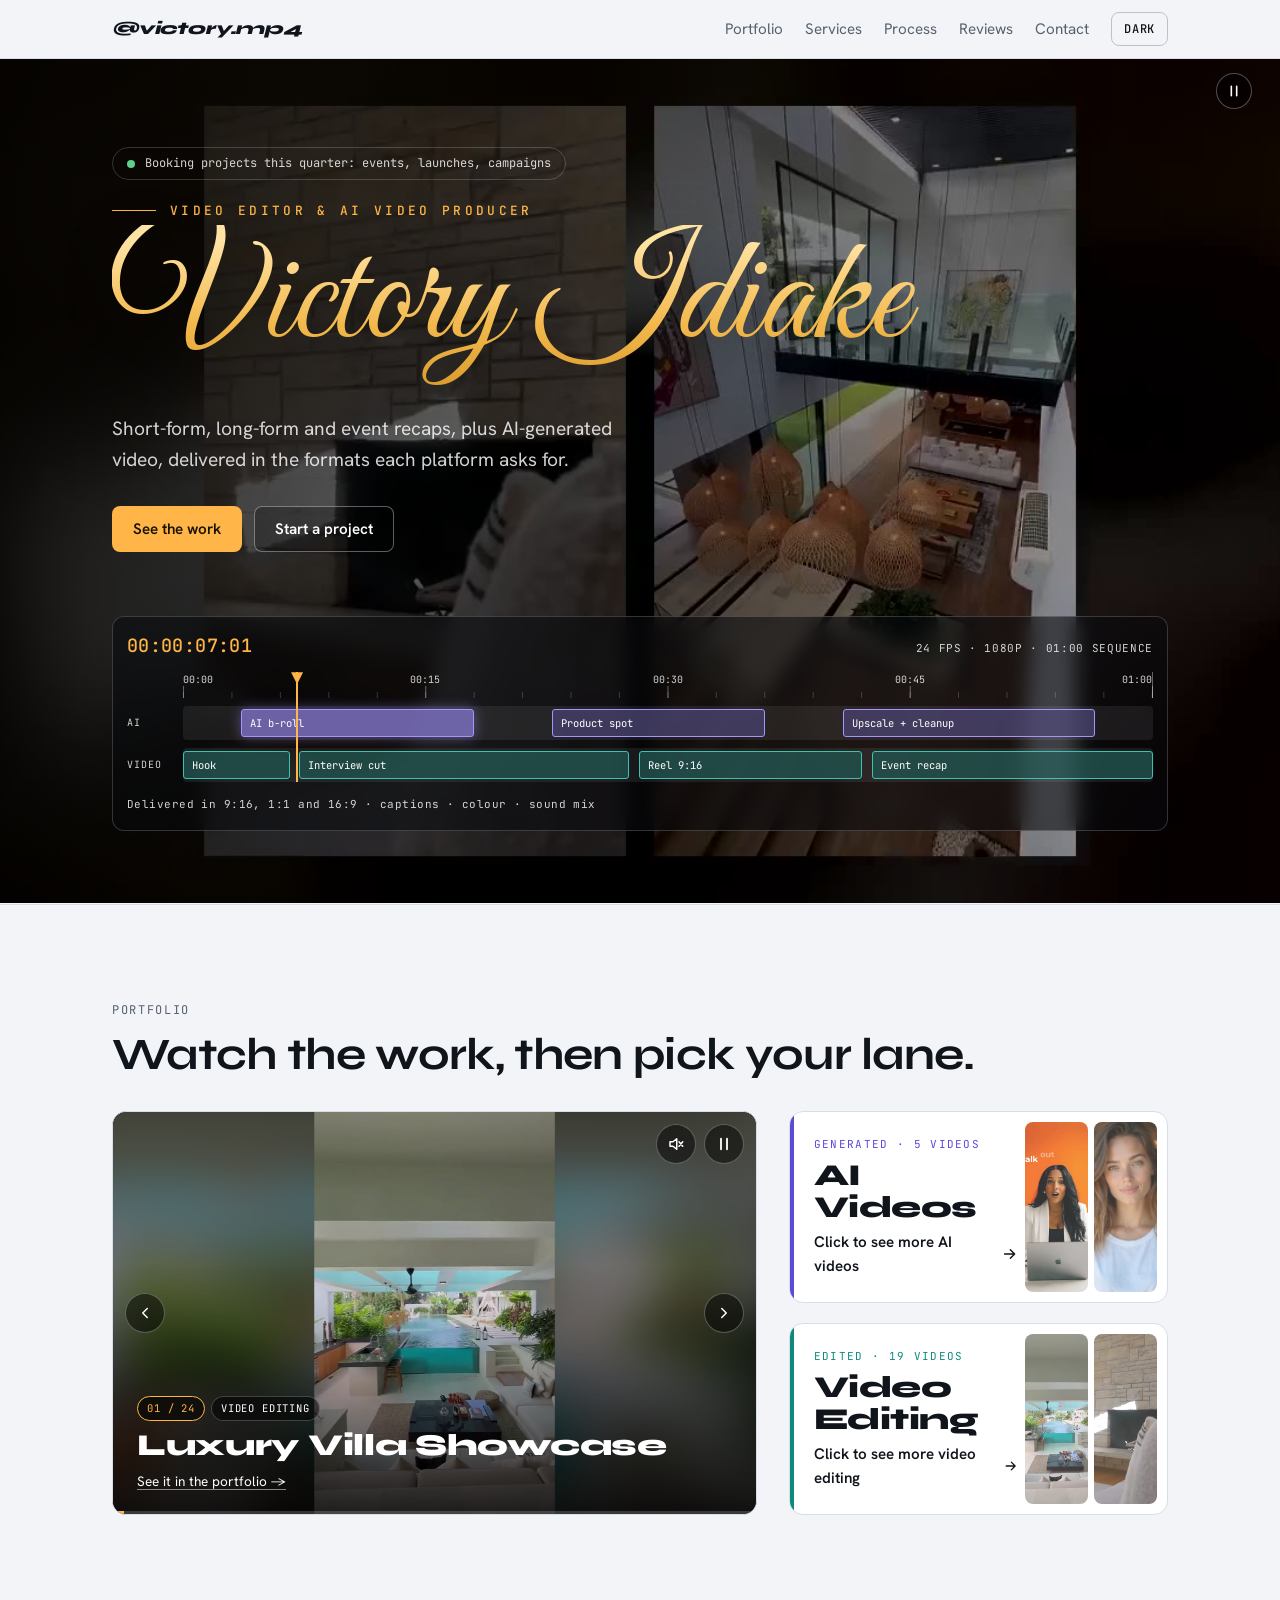
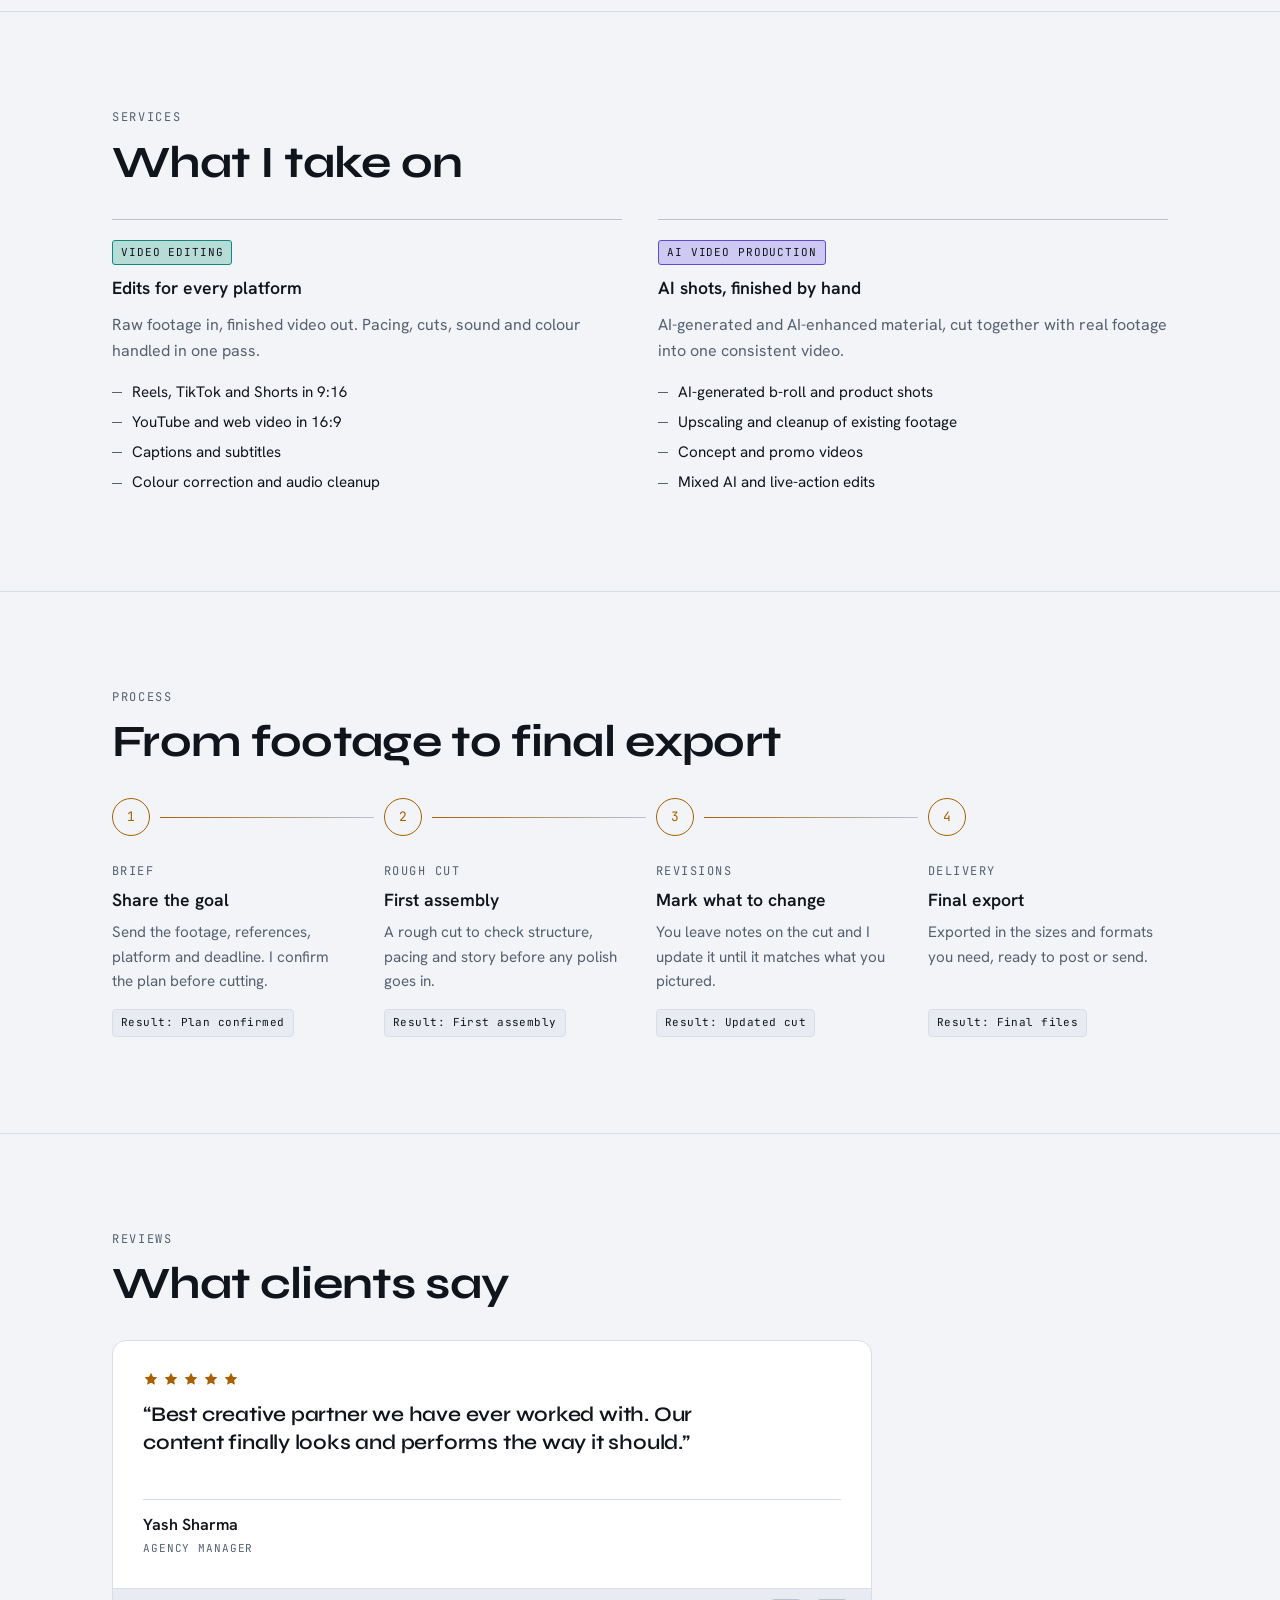
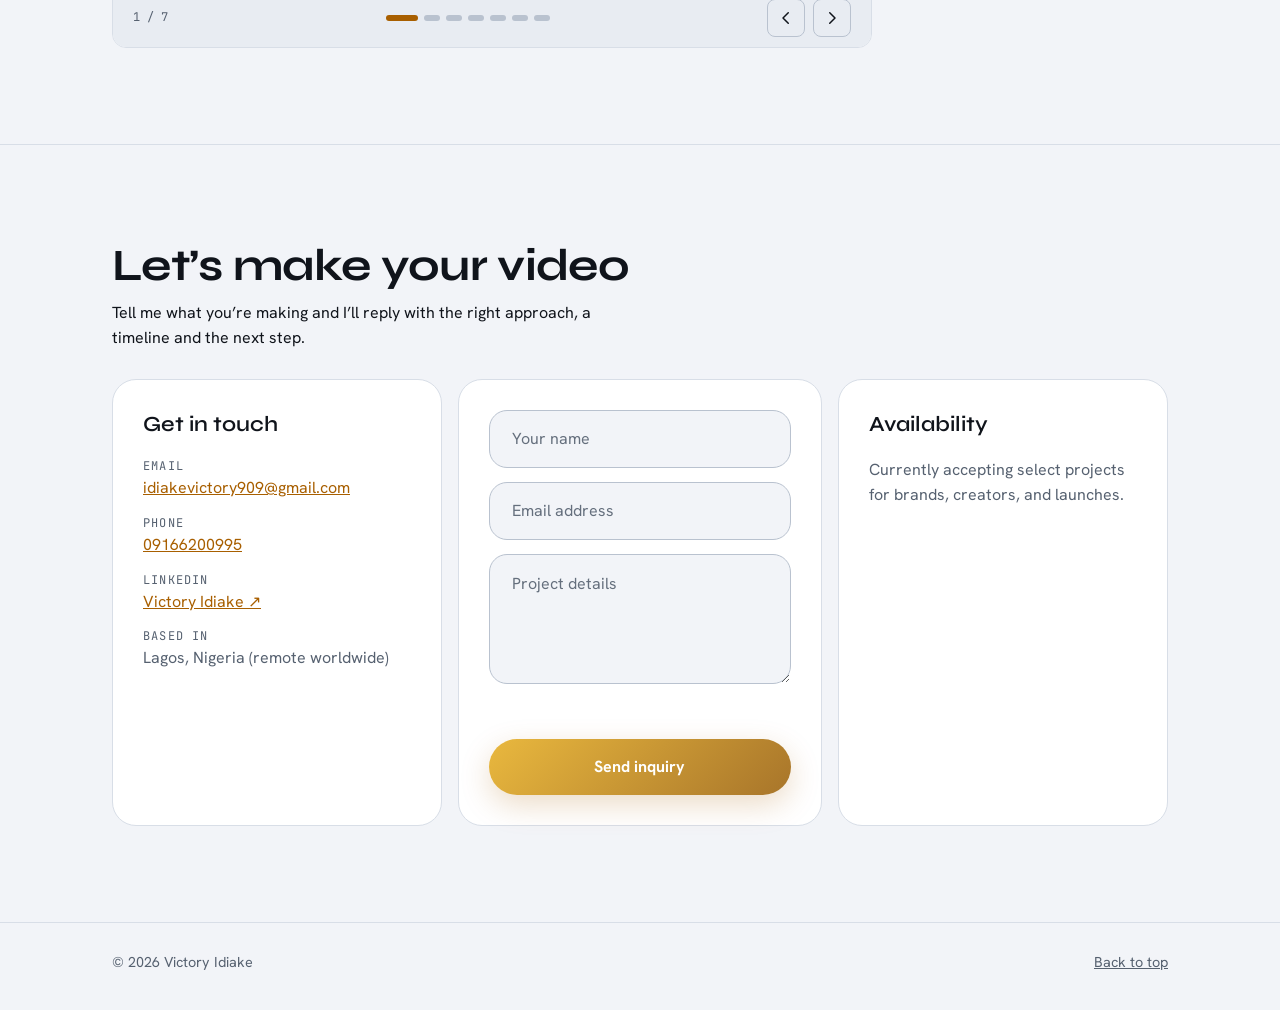
<file: index.html>
<!doctype html>
<html lang="en">
<head>
<meta charset="utf-8">
<meta name="viewport" content="width=device-width, initial-scale=1">
<link rel="preconnect" href="https://fonts.googleapis.com">
<link rel="preconnect" href="https://fonts.gstatic.com" crossorigin>
<link rel="stylesheet" href="https://fonts.googleapis.com/css2?family=Great+Vibes&family=Hanken+Grotesk:wght@400;500;600&family=JetBrains+Mono:wght@400;500&family=Syne:wght@600;700;800&display=swap">
<link rel="stylesheet" href="styles.css">
<title>Victory Idiake Portfolio</title>
<meta name="description" content="Victory Idiake: video editor and AI video producer. Short-form, long-form, podcasts and AI-generated video.">
</head>
<body>
<header class="site-header">
  <div class="wrap bar">
    <a class="brand" href="#top"><em>@victory.mp4</em></a>
    <div class="bar-right">
      <nav class="nav-links" aria-label="Sections">
        <a href="#work">Portfolio</a>
        <a href="#services">Services</a>
        <a href="#process">Process</a>
        <a href="#reviews">Reviews</a>
        <a href="#contact">Contact</a>
      </nav>
      <button class="theme-btn" id="theme-btn" type="button" aria-label="Switch between light and dark theme">Theme</button>
    </div>
  </div>
</header>

<main id="top">
  <section class="hero hero-v">
    <img class="hv-bgimg" id="hv-bgimg" src="assets/thumbs/17-bg.jpg" alt="" aria-hidden="true">
    <video class="hv-video on" id="hv-video" autoplay muted loop playsinline preload="auto" poster="assets/thumbs/hero-duo.jpg" aria-hidden="true" tabindex="-1">
      <source src="assets/clips/hero-real-estate-duo.mp4" type="video/mp4">
    </video>
    <div class="hv-shade" aria-hidden="true"></div>
    <button class="hv-toggle" id="hv-toggle" type="button" aria-label="Pause background video"><svg id="hv-pause-ic" viewBox="0 0 24 24" width="16" height="16" aria-hidden="true"><path d="M8 5v14M16 5v14" fill="none" stroke="currentColor" stroke-width="2.4" stroke-linecap="round"/></svg><svg id="hv-play-ic" viewBox="0 0 24 24" width="16" height="16" aria-hidden="true" hidden><path d="M8 5v14l11-7z" fill="currentColor"/></svg></button>
    <div class="wrap hv-content">
      <span class="status"><i></i>Booking projects this quarter: events, launches, campaigns</span>
      <p class="hero-kicker">Video editor &amp; AI video producer</p>
      <h1 class="name">Victory Idiake</h1>
      <p class="lede">Short-form, long-form and event recaps, plus AI-generated video, delivered in the formats each platform asks for.</p>
      <div class="cta-row">
        <a class="btn btn-primary" href="#work">See the work</a>
        <a class="btn btn-ghost" href="#contact">Start a project</a>
      </div>

      <div class="tl" id="tl" style="--ph: 62" role="img" aria-label="An editing timeline with two tracks, AI video and video editing, with the playhead partway through a one-minute sequence.">
        <div class="tl-top">
          <span class="tc" id="tc">00:00:37:04</span>
          <span class="tl-meta">24 fps · 1080p · 01:00 sequence</span>
        </div>
        <div class="tl-body">
          <div></div>
          <div class="ruler">
            <span style="left: 0">00:00</span>
            <span style="left: 25%; transform: translateX(-50%)">00:15</span>
            <span style="left: 50%; transform: translateX(-50%)">00:30</span>
            <span style="left: 75%; transform: translateX(-50%)">00:45</span>
            <span style="right: 0">01:00</span>
          </div>

          <div class="tl-name">AI</div>
          <div class="lane" style="--c: var(--c-ai)">
            <div class="clip" style="--c: var(--c-ai); left: 6%; width: 24%">AI b-roll</div>
            <div class="clip" style="--c: var(--c-ai); left: 38%; width: 22%">Product spot</div>
            <div class="clip" style="--c: var(--c-ai); left: 68%; width: 26%">Upscale + cleanup</div>
          </div>

          <div class="tl-name">VIDEO</div>
          <div class="lane">
            <div class="clip" style="--c: var(--c-video); left: 0; width: 11%">Hook</div>
            <div class="clip" style="--c: var(--c-video); left: 12%; width: 34%">Interview cut</div>
            <div class="clip" style="--c: var(--c-video); left: 47%; width: 23%">Reel 9:16</div>
            <div class="clip" style="--c: var(--c-video); left: 71%; width: 29%">Event recap</div>
          </div>

          <div class="ph-wrap" aria-hidden="true"><div class="ph" id="ph"></div></div>
        </div>
        <p class="formats">Delivered in 9:16, 1:1 and 16:9 · captions · colour · sound mix</p>
      </div>
    </div>
  </section>

    <section class="block" id="work">
    <div class="wrap">
      <div class="block-head">
        <div>
          <p class="eyebrow">Portfolio</p>
          <h2>Watch the work, then pick your lane.</h2>
        </div>
      </div>
      <div class="showcase">
        <div class="pl-wrap">
        <div class="player kb" id="player" role="region" aria-roledescription="carousel" aria-label="Portfolio videos playing one after another">
          <img class="pl-bg" id="pl-bg" alt="" aria-hidden="true">
          <img class="pl-fg" id="pl-fg" alt="">
          <video class="pl-video" id="pl-video" playsinline preload="metadata" hidden></video>
          <div class="pl-shade"></div>
          <button class="pl-btn prev" id="pl-prev" type="button" aria-label="Previous video"><svg viewBox="0 0 24 24" width="18" height="18" aria-hidden="true"><path d="M15 6l-6 6 6 6" fill="none" stroke="currentColor" stroke-width="2" stroke-linecap="round" stroke-linejoin="round"/></svg></button>
          <button class="pl-btn next" id="pl-next" type="button" aria-label="Next video"><svg viewBox="0 0 24 24" width="18" height="18" aria-hidden="true"><path d="M9 6l6 6-6 6" fill="none" stroke="currentColor" stroke-width="2" stroke-linecap="round" stroke-linejoin="round"/></svg></button>
          <div class="pl-tools">
            <button class="pl-btn" id="pl-sound" type="button" aria-pressed="false" aria-label="Turn sound on" hidden><svg id="pl-sound-off" viewBox="0 0 24 24" width="18" height="18" aria-hidden="true"><path d="M4 9v6h4l5 4V5L8 9H4zM16 9l5 6M21 9l-5 6" fill="none" stroke="currentColor" stroke-width="2" stroke-linecap="round" stroke-linejoin="round"/></svg><svg id="pl-sound-on" viewBox="0 0 24 24" width="18" height="18" aria-hidden="true" hidden><path d="M4 9v6h4l5 4V5L8 9H4zM16.5 8.5a5 5 0 010 7M19 6a8.5 8.5 0 010 12" fill="none" stroke="currentColor" stroke-width="2" stroke-linecap="round" stroke-linejoin="round"/></svg></button>
            <button class="pl-btn" id="pl-play" type="button" aria-label="Pause"><svg id="pl-pause-ic" viewBox="0 0 24 24" width="18" height="18" aria-hidden="true"><path d="M8 5v14M16 5v14" fill="none" stroke="currentColor" stroke-width="2.4" stroke-linecap="round"/></svg><svg id="pl-play-ic" viewBox="0 0 24 24" width="18" height="18" aria-hidden="true" hidden><path d="M8 5v14l11-7z" fill="currentColor"/></svg></button>
          </div>
          <div class="pl-meta">
            <div class="pl-pills"><span class="pill n" id="pl-n">01 / 12</span><span class="pill" id="pl-kind">AI video</span></div>
            <h3 class="pl-title" id="pl-title">Loading</h3>
            <a class="pl-open" id="pl-open" href="#" target="_blank" rel="noopener">Watch the full video ↗</a>
          </div>
          <div class="pl-bar" aria-hidden="true"><i id="pl-prog"></i></div>
        </div>
        </div>
        <div class="picks">
        <a class="pick" href="ai-videos.html" style="--c: var(--c-ai)">
          <span class="pick-thumbs" aria-hidden="true"><img src="assets/thumbs/07.jpg" alt="" loading="lazy"><img src="assets/thumbs/08.jpg" alt="" loading="lazy"><img src="assets/thumbs/09.jpg" alt="" loading="lazy"></span>
          <span class="pick-body">
            <span class="pick-kicker">Generated · 5 videos</span>
            <span class="pick-title">AI Videos</span>
            <span class="pick-cta">Click to see more AI videos <svg viewBox="0 0 24 24" width="18" height="18" aria-hidden="true"><path d="M5 12h14M13 6l6 6-6 6" fill="none" stroke="currentColor" stroke-width="2" stroke-linecap="round" stroke-linejoin="round"/></svg></span>
          </span>
        </a>
        <a class="pick" href="video-editing.html" style="--c: var(--c-video)">
          <span class="pick-thumbs" aria-hidden="true"><img src="assets/thumbs/27.jpg" alt="" loading="lazy"><img src="assets/thumbs/26.jpg" alt="" loading="lazy"><img src="assets/thumbs/25.jpg" alt="" loading="lazy"></span>
          <span class="pick-body">
            <span class="pick-kicker">Edited · 19 videos</span>
            <span class="pick-title">Video Editing</span>
            <span class="pick-cta">Click to see more video editing <svg viewBox="0 0 24 24" width="18" height="18" aria-hidden="true"><path d="M5 12h14M13 6l6 6-6 6" fill="none" stroke="currentColor" stroke-width="2" stroke-linecap="round" stroke-linejoin="round"/></svg></span>
          </span>
        </a>
        </div>
      </div>
    </div>
  </section>

<section class="block" id="services">
    <div class="wrap">
      <div class="block-head">
        <div>
          <p class="eyebrow">Services</p>
          <h2>What I take on</h2>
        </div>
      </div>
      <div class="services">
        <div class="service" style="--c: var(--c-video)">
          <span class="track-label">Video editing</span>
          <h3>Edits for every platform</h3>
          <p>Raw footage in, finished video out. Pacing, cuts, sound and colour handled in one pass.</p>
          <ul>
            <li>Reels, TikTok and Shorts in 9:16</li>
            <li>YouTube and web video in 16:9</li>
            <li>Captions and subtitles</li>
            <li>Colour correction and audio cleanup</li>
          </ul>
        </div>
        <div class="service" style="--c: var(--c-ai)">
          <span class="track-label">AI video production</span>
          <h3>AI shots, finished by hand</h3>
          <p>AI-generated and AI-enhanced material, cut together with real footage into one consistent video.</p>
          <ul>
            <li>AI-generated b-roll and product shots</li>
            <li>Upscaling and cleanup of existing footage</li>
            <li>Concept and promo videos</li>
            <li>Mixed AI and live-action edits</li>
          </ul>
        </div>
      </div>
    </div>
  </section>

  <section class="block" id="process">
    <div class="wrap">
      <div class="block-head">
        <div>
          <p class="eyebrow">Process</p>
          <h2>From footage to final export</h2>
        </div>
      </div>
      <ol class="steps">
        <li class="step">
          <span class="node" aria-hidden="true">1</span>
          <span class="n">Brief</span>
          <h3>Share the goal</h3>
          <p>Send the footage, references, platform and deadline. I confirm the plan before cutting.</p>
          <span class="out">Result: Plan confirmed</span>
        </li>
        <li class="step">
          <span class="node" aria-hidden="true">2</span>
          <span class="n">Rough cut</span>
          <h3>First assembly</h3>
          <p>A rough cut to check structure, pacing and story before any polish goes in.</p>
          <span class="out">Result: First assembly</span>
        </li>
        <li class="step">
          <span class="node" aria-hidden="true">3</span>
          <span class="n">Revisions</span>
          <h3>Mark what to change</h3>
          <p>You leave notes on the cut and I update it until it matches what you pictured.</p>
          <span class="out">Result: Updated cut</span>
        </li>
        <li class="step">
          <span class="node" aria-hidden="true">4</span>
          <span class="n">Delivery</span>
          <h3>Final export</h3>
          <p>Exported in the sizes and formats you need, ready to post or send.</p>
          <span class="out">Result: Final files</span>
        </li>
      </ol>
    </div>
  </section>

  <section class="block" id="reviews">
    <div class="wrap">
      <div class="block-head">
        <div>
          <p class="eyebrow">Reviews</p>
          <h2>What clients say</h2>
        </div>
      </div>
      <div class="rv" id="rv" role="region" aria-roledescription="carousel" aria-label="Client reviews">
        <div class="rv-track" id="rv-track" tabindex="0">
        <figure class="rv-slide" role="group" aria-roledescription="slide" aria-label="1 of 7">
          <div class="stars" role="img" aria-label="5 out of 5 stars"><svg viewBox="0 0 24 24" width="20" height="20" aria-hidden="true"><path d="M12 2.5l2.9 6.1 6.6.9-4.8 4.6 1.2 6.6L12 17.5 6.1 20.7l1.2-6.6L2.5 9.5l6.6-.9z" fill="currentColor"/></svg><svg viewBox="0 0 24 24" width="20" height="20" aria-hidden="true"><path d="M12 2.5l2.9 6.1 6.6.9-4.8 4.6 1.2 6.6L12 17.5 6.1 20.7l1.2-6.6L2.5 9.5l6.6-.9z" fill="currentColor"/></svg><svg viewBox="0 0 24 24" width="20" height="20" aria-hidden="true"><path d="M12 2.5l2.9 6.1 6.6.9-4.8 4.6 1.2 6.6L12 17.5 6.1 20.7l1.2-6.6L2.5 9.5l6.6-.9z" fill="currentColor"/></svg><svg viewBox="0 0 24 24" width="20" height="20" aria-hidden="true"><path d="M12 2.5l2.9 6.1 6.6.9-4.8 4.6 1.2 6.6L12 17.5 6.1 20.7l1.2-6.6L2.5 9.5l6.6-.9z" fill="currentColor"/></svg><svg viewBox="0 0 24 24" width="20" height="20" aria-hidden="true"><path d="M12 2.5l2.9 6.1 6.6.9-4.8 4.6 1.2 6.6L12 17.5 6.1 20.7l1.2-6.6L2.5 9.5l6.6-.9z" fill="currentColor"/></svg></div>
          <blockquote><p>“Best creative partner we have ever worked with. Our content finally looks and performs the way it should.”</p></blockquote>
          <figcaption><span class="who">Yash Sharma</span><span class="role">Agency Manager</span></figcaption>
        </figure>
        <figure class="rv-slide" role="group" aria-roledescription="slide" aria-label="2 of 7">
          <div class="stars" role="img" aria-label="5 out of 5 stars"><svg viewBox="0 0 24 24" width="20" height="20" aria-hidden="true"><path d="M12 2.5l2.9 6.1 6.6.9-4.8 4.6 1.2 6.6L12 17.5 6.1 20.7l1.2-6.6L2.5 9.5l6.6-.9z" fill="currentColor"/></svg><svg viewBox="0 0 24 24" width="20" height="20" aria-hidden="true"><path d="M12 2.5l2.9 6.1 6.6.9-4.8 4.6 1.2 6.6L12 17.5 6.1 20.7l1.2-6.6L2.5 9.5l6.6-.9z" fill="currentColor"/></svg><svg viewBox="0 0 24 24" width="20" height="20" aria-hidden="true"><path d="M12 2.5l2.9 6.1 6.6.9-4.8 4.6 1.2 6.6L12 17.5 6.1 20.7l1.2-6.6L2.5 9.5l6.6-.9z" fill="currentColor"/></svg><svg viewBox="0 0 24 24" width="20" height="20" aria-hidden="true"><path d="M12 2.5l2.9 6.1 6.6.9-4.8 4.6 1.2 6.6L12 17.5 6.1 20.7l1.2-6.6L2.5 9.5l6.6-.9z" fill="currentColor"/></svg><svg viewBox="0 0 24 24" width="20" height="20" aria-hidden="true"><path d="M12 2.5l2.9 6.1 6.6.9-4.8 4.6 1.2 6.6L12 17.5 6.1 20.7l1.2-6.6L2.5 9.5l6.6-.9z" fill="currentColor"/></svg></div>
          <blockquote><p>“Their team transformed our raw footage into high-performing content that boosted our brand’s presence.”</p></blockquote>
          <figcaption><span class="who">Alex</span><span class="role">Content Creator</span></figcaption>
        </figure>
        <figure class="rv-slide" role="group" aria-roledescription="slide" aria-label="3 of 7">
          <div class="stars" role="img" aria-label="5 out of 5 stars"><svg viewBox="0 0 24 24" width="20" height="20" aria-hidden="true"><path d="M12 2.5l2.9 6.1 6.6.9-4.8 4.6 1.2 6.6L12 17.5 6.1 20.7l1.2-6.6L2.5 9.5l6.6-.9z" fill="currentColor"/></svg><svg viewBox="0 0 24 24" width="20" height="20" aria-hidden="true"><path d="M12 2.5l2.9 6.1 6.6.9-4.8 4.6 1.2 6.6L12 17.5 6.1 20.7l1.2-6.6L2.5 9.5l6.6-.9z" fill="currentColor"/></svg><svg viewBox="0 0 24 24" width="20" height="20" aria-hidden="true"><path d="M12 2.5l2.9 6.1 6.6.9-4.8 4.6 1.2 6.6L12 17.5 6.1 20.7l1.2-6.6L2.5 9.5l6.6-.9z" fill="currentColor"/></svg><svg viewBox="0 0 24 24" width="20" height="20" aria-hidden="true"><path d="M12 2.5l2.9 6.1 6.6.9-4.8 4.6 1.2 6.6L12 17.5 6.1 20.7l1.2-6.6L2.5 9.5l6.6-.9z" fill="currentColor"/></svg><svg viewBox="0 0 24 24" width="20" height="20" aria-hidden="true"><path d="M12 2.5l2.9 6.1 6.6.9-4.8 4.6 1.2 6.6L12 17.5 6.1 20.7l1.2-6.6L2.5 9.5l6.6-.9z" fill="currentColor"/></svg></div>
          <blockquote><p>“Engagement skyrocketed after switching. Quality never dips and delivery never delays. Truly reliable.”</p></blockquote>
          <figcaption><span class="who">Ryan Smith</span><span class="role">Brand Strategist</span></figcaption>
        </figure>
        <figure class="rv-slide long" role="group" aria-roledescription="slide" aria-label="4 of 7">
          <div class="stars" role="img" aria-label="5 out of 5 stars"><svg viewBox="0 0 24 24" width="20" height="20" aria-hidden="true"><path d="M12 2.5l2.9 6.1 6.6.9-4.8 4.6 1.2 6.6L12 17.5 6.1 20.7l1.2-6.6L2.5 9.5l6.6-.9z" fill="currentColor"/></svg><svg viewBox="0 0 24 24" width="20" height="20" aria-hidden="true"><path d="M12 2.5l2.9 6.1 6.6.9-4.8 4.6 1.2 6.6L12 17.5 6.1 20.7l1.2-6.6L2.5 9.5l6.6-.9z" fill="currentColor"/></svg><svg viewBox="0 0 24 24" width="20" height="20" aria-hidden="true"><path d="M12 2.5l2.9 6.1 6.6.9-4.8 4.6 1.2 6.6L12 17.5 6.1 20.7l1.2-6.6L2.5 9.5l6.6-.9z" fill="currentColor"/></svg><svg viewBox="0 0 24 24" width="20" height="20" aria-hidden="true"><path d="M12 2.5l2.9 6.1 6.6.9-4.8 4.6 1.2 6.6L12 17.5 6.1 20.7l1.2-6.6L2.5 9.5l6.6-.9z" fill="currentColor"/></svg><svg viewBox="0 0 24 24" width="20" height="20" aria-hidden="true"><path d="M12 2.5l2.9 6.1 6.6.9-4.8 4.6 1.2 6.6L12 17.5 6.1 20.7l1.2-6.6L2.5 9.5l6.6-.9z" fill="currentColor"/></svg></div>
          <blockquote><p>“Victory was responsive and cooperative throughout the project. He took feedback seriously, provided additional footage when needed, and ultimately delivered the required files successfully.”</p></blockquote>
          <figcaption><span class="who">Yuji</span></figcaption>
        </figure>
        <figure class="rv-slide long" role="group" aria-roledescription="slide" aria-label="5 of 7">
          <div class="stars" role="img" aria-label="5 out of 5 stars"><svg viewBox="0 0 24 24" width="20" height="20" aria-hidden="true"><path d="M12 2.5l2.9 6.1 6.6.9-4.8 4.6 1.2 6.6L12 17.5 6.1 20.7l1.2-6.6L2.5 9.5l6.6-.9z" fill="currentColor"/></svg><svg viewBox="0 0 24 24" width="20" height="20" aria-hidden="true"><path d="M12 2.5l2.9 6.1 6.6.9-4.8 4.6 1.2 6.6L12 17.5 6.1 20.7l1.2-6.6L2.5 9.5l6.6-.9z" fill="currentColor"/></svg><svg viewBox="0 0 24 24" width="20" height="20" aria-hidden="true"><path d="M12 2.5l2.9 6.1 6.6.9-4.8 4.6 1.2 6.6L12 17.5 6.1 20.7l1.2-6.6L2.5 9.5l6.6-.9z" fill="currentColor"/></svg><svg viewBox="0 0 24 24" width="20" height="20" aria-hidden="true"><path d="M12 2.5l2.9 6.1 6.6.9-4.8 4.6 1.2 6.6L12 17.5 6.1 20.7l1.2-6.6L2.5 9.5l6.6-.9z" fill="currentColor"/></svg><svg viewBox="0 0 24 24" width="20" height="20" aria-hidden="true"><path d="M12 2.5l2.9 6.1 6.6.9-4.8 4.6 1.2 6.6L12 17.5 6.1 20.7l1.2-6.6L2.5 9.5l6.6-.9z" fill="currentColor"/></svg></div>
          <blockquote><p>“Victoria was fantastic to work with. She created great video ads tailored to our audience and helped outline a clear, professional lead capture strategy. Highly responsive, reliable, and knowledgeable. Looking forward to working with her again!”</p></blockquote>
          <figcaption><span class="who">Stefano</span></figcaption>
        </figure>
        <figure class="rv-slide" role="group" aria-roledescription="slide" aria-label="6 of 7">
          <div class="stars" role="img" aria-label="5 out of 5 stars"><svg viewBox="0 0 24 24" width="20" height="20" aria-hidden="true"><path d="M12 2.5l2.9 6.1 6.6.9-4.8 4.6 1.2 6.6L12 17.5 6.1 20.7l1.2-6.6L2.5 9.5l6.6-.9z" fill="currentColor"/></svg><svg viewBox="0 0 24 24" width="20" height="20" aria-hidden="true"><path d="M12 2.5l2.9 6.1 6.6.9-4.8 4.6 1.2 6.6L12 17.5 6.1 20.7l1.2-6.6L2.5 9.5l6.6-.9z" fill="currentColor"/></svg><svg viewBox="0 0 24 24" width="20" height="20" aria-hidden="true"><path d="M12 2.5l2.9 6.1 6.6.9-4.8 4.6 1.2 6.6L12 17.5 6.1 20.7l1.2-6.6L2.5 9.5l6.6-.9z" fill="currentColor"/></svg><svg viewBox="0 0 24 24" width="20" height="20" aria-hidden="true"><path d="M12 2.5l2.9 6.1 6.6.9-4.8 4.6 1.2 6.6L12 17.5 6.1 20.7l1.2-6.6L2.5 9.5l6.6-.9z" fill="currentColor"/></svg><svg viewBox="0 0 24 24" width="20" height="20" aria-hidden="true"><path d="M12 2.5l2.9 6.1 6.6.9-4.8 4.6 1.2 6.6L12 17.5 6.1 20.7l1.2-6.6L2.5 9.5l6.6-.9z" fill="currentColor"/></svg></div>
          <blockquote><p>“Victory took time out in making sure my work was carried out quickly, I was surprised at the works she made. I would love to hire her again.”</p></blockquote>
          <figcaption><span class="who">Emmanuel</span></figcaption>
        </figure>
        <figure class="rv-slide" role="group" aria-roledescription="slide" aria-label="7 of 7">
          <div class="stars" role="img" aria-label="5 out of 5 stars"><svg viewBox="0 0 24 24" width="20" height="20" aria-hidden="true"><path d="M12 2.5l2.9 6.1 6.6.9-4.8 4.6 1.2 6.6L12 17.5 6.1 20.7l1.2-6.6L2.5 9.5l6.6-.9z" fill="currentColor"/></svg><svg viewBox="0 0 24 24" width="20" height="20" aria-hidden="true"><path d="M12 2.5l2.9 6.1 6.6.9-4.8 4.6 1.2 6.6L12 17.5 6.1 20.7l1.2-6.6L2.5 9.5l6.6-.9z" fill="currentColor"/></svg><svg viewBox="0 0 24 24" width="20" height="20" aria-hidden="true"><path d="M12 2.5l2.9 6.1 6.6.9-4.8 4.6 1.2 6.6L12 17.5 6.1 20.7l1.2-6.6L2.5 9.5l6.6-.9z" fill="currentColor"/></svg><svg viewBox="0 0 24 24" width="20" height="20" aria-hidden="true"><path d="M12 2.5l2.9 6.1 6.6.9-4.8 4.6 1.2 6.6L12 17.5 6.1 20.7l1.2-6.6L2.5 9.5l6.6-.9z" fill="currentColor"/></svg><svg viewBox="0 0 24 24" width="20" height="20" aria-hidden="true"><path d="M12 2.5l2.9 6.1 6.6.9-4.8 4.6 1.2 6.6L12 17.5 6.1 20.7l1.2-6.6L2.5 9.5l6.6-.9z" fill="currentColor"/></svg></div>
          <blockquote><p>“Satisfied, easy to communicate with and fast and perfect work.”</p></blockquote>
          <figcaption><span class="who">Antonio</span></figcaption>
        </figure>
        </div>
        <div class="rv-controls">
          <span class="rv-count" id="rv-count" aria-live="off">1 / 7</span>
          <div class="rv-dots"><button class="rv-dot" type="button" data-i="0" aria-label="Show review 1"></button><button class="rv-dot" type="button" data-i="1" aria-label="Show review 2"></button><button class="rv-dot" type="button" data-i="2" aria-label="Show review 3"></button><button class="rv-dot" type="button" data-i="3" aria-label="Show review 4"></button><button class="rv-dot" type="button" data-i="4" aria-label="Show review 5"></button><button class="rv-dot" type="button" data-i="5" aria-label="Show review 6"></button><button class="rv-dot" type="button" data-i="6" aria-label="Show review 7"></button></div>
          <div class="rv-arrows">
            <button class="rv-btn" id="rv-prev" type="button" aria-label="Previous review"><svg viewBox="0 0 24 24" width="18" height="18" aria-hidden="true"><path d="M15 5l-7 7 7 7" fill="none" stroke="currentColor" stroke-width="2" stroke-linecap="round" stroke-linejoin="round"/></svg></button>
            <button class="rv-btn" id="rv-next" type="button" aria-label="Next review"><svg viewBox="0 0 24 24" width="18" height="18" aria-hidden="true"><path d="M9 5l7 7-7 7" fill="none" stroke="currentColor" stroke-width="2" stroke-linecap="round" stroke-linejoin="round"/></svg></button>
          </div>
        </div>
      </div>
    </div>
  </section>

  <section class="block" id="contact">
    <div class="wrap">
      <div class="bk-head">
        <h2>Let’s make your video</h2>
        <p class="lead">Tell me what you’re making and I’ll reply with the right approach, a timeline and the next step.</p>
      </div>
      <div class="bk-grid">
        <div class="bk-card">
          <h3>Get in touch</h3>
          <p class="bk-line"><span>Email</span> <a href="mailto:idiakevictory909@gmail.com">idiakevictory909@gmail.com</a></p>
            <p class="bk-line"><span>Phone</span> <a href="tel:+2349166200995">09166200995</a></p>
          <p class="bk-line"><span>LinkedIn</span> <a href="https://www.linkedin.com/in/victory-idiake-581758333" target="_blank" rel="noopener">Victory Idiake ↗</a></p>
          <p class="bk-line"><span>Based in</span> Lagos, Nigeria (remote worldwide)</p>
        </div>
        <form class="bk-card bk-form" id="brief-form" novalidate>
          <label class="bf-field"><span class="sr">Your name</span><input type="text" name="name" placeholder="Your name" autocomplete="name" required></label>
          <label class="bf-field"><span class="sr">Email address</span><input type="email" name="email" placeholder="Email address" autocomplete="email" required></label>
          <label class="bf-field"><span class="sr">Project details</span><textarea name="concept" rows="4" placeholder="Project details" required></textarea></label>
          <p class="bf-msg" id="bf-msg" role="status" aria-live="polite"></p>
          <button class="bk-send" type="submit">Send inquiry</button>
        </form>
        <div class="bk-card">
          <h3>Availability</h3>
          <p>Currently accepting select projects for brands, creators, and launches.</p>
        </div>
      </div>
    </div>
  </section>
</main>

<footer>
  <div class="wrap foot">
    <span>© 2026 Victory Idiake</span>
    <a href="#top">Back to top</a>
  </div>
</footer>

<script>
(function(){
  var f=document.getElementById('brief-form'); if(!f) return;
  var msg=document.getElementById('bf-msg');
  f.addEventListener('submit',function(e){
    e.preventDefault();
    var n=f.name.value.trim(), m=f.email.value.trim(), s=(f.subject?f.subject.value.trim():''), c=f.concept.value.trim();
    if(!n||!m||!c||!/^\S+@\S+\.\S+$/.test(m)){ msg.textContent='Please add your name, a valid email and a few words about the project.'; msg.className='bf-msg err'; return; }
    var body='Name: '+n+'\nEmail: '+m+'\n\n'+c;
    location.href='mailto:idiakevictory909@gmail.com?subject='+encodeURIComponent(s||'Video project')+'&body='+encodeURIComponent(body);
    msg.textContent='Your email app should open with the brief ready to send. If it does not, write to idiakevictory909@gmail.com.'; msg.className='bf-msg ok';
  });
})();
</script>

<script>
(function () {
  var root = document.documentElement;

  /* Theme toggle */
  var themeBtn = document.getElementById('theme-btn');
  function effectiveTheme() {
    var t = root.getAttribute('data-theme');
    if (t === 'light' || t === 'dark') return t;
    return window.matchMedia('(prefers-color-scheme: light)').matches ? 'light' : 'dark';
  }
  function labelTheme() { themeBtn.textContent = effectiveTheme() === 'dark' ? 'Light' : 'Dark'; }
  try { var saved = localStorage.getItem('vi-theme'); if (saved === 'light' || saved === 'dark') root.setAttribute('data-theme', saved); } catch (e) {}
  labelTheme();
  themeBtn.addEventListener('click', function () {
    var next = effectiveTheme() === 'dark' ? 'light' : 'dark';
    root.setAttribute('data-theme', next);
    try { localStorage.setItem('vi-theme', next); } catch (e) {}
    labelTheme();
  });

  
  /* Portfolio player: plays the items one after another. An item with a clip plays that video
     (muted until the visitor taps the sound button, because browsers block autoplay with sound).
     An item without a clip shows its thumbnail for a few seconds, so the section works before clips are added. */
  (function () {
    var items = [
  {
    "id": "27",
    "title": "Luxury Villa Showcase",
    "kind": "Video editing",
    "thumb": "assets/thumbs/27.jpg",
    "link": "assets/clips/luxury-villa-showcase.mp4",
    "clip": "assets/clips/luxury-villa-showcase.mp4",
    "ar": "9 / 16",
    "page": "video-editing.html"
  },
  {
    "id": "26",
    "title": "Real Estate Walkthrough with Speed Ramps",
    "kind": "Video editing",
    "thumb": "assets/thumbs/26.jpg",
    "link": "assets/clips/real-estate-walkthrough.mp4",
    "clip": "assets/clips/real-estate-walkthrough.mp4",
    "ar": "9 / 16",
    "page": "video-editing.html"
  },
  {
    "id": "25",
    "title": "YouTube Podcast Trailer",
    "kind": "Video editing",
    "thumb": "assets/thumbs/25.jpg",
    "link": "assets/clips/youtube-podcast-trailer.mp4",
    "clip": "assets/clips/youtube-podcast-trailer.mp4",
    "ar": "16 / 9",
    "page": "video-editing.html"
  },
  {
    "id": "24",
    "title": "Cash-Flow Motion Graphics Short",
    "kind": "Video editing",
    "thumb": "assets/thumbs/24.jpg",
    "link": "assets/clips/cash-motion-graphics-short.mp4",
    "clip": "assets/clips/cash-motion-graphics-short.mp4",
    "ar": "9 / 16",
    "page": "video-editing.html"
  },
  {
    "id": "23",
    "title": "Illustrated Motion Graphics Short",
    "kind": "Video editing",
    "thumb": "assets/thumbs/23.jpg",
    "link": "assets/clips/illustrated-motion-short.mp4",
    "clip": "assets/clips/illustrated-motion-short.mp4",
    "ar": "9 / 16",
    "page": "video-editing.html"
  },
  {
    "id": "22",
    "title": "Before & After: Real Estate Reel",
    "kind": "Video editing",
    "thumb": "assets/thumbs/22.jpg",
    "link": "assets/clips/before-after-real-estate.mp4",
    "clip": "assets/clips/before-after-real-estate.mp4",
    "ar": "16 / 9",
    "page": "video-editing.html"
  },
  {
    "id": "21",
    "title": "YouTube Growth Short with Motion Captions",
    "kind": "Video editing",
    "thumb": "assets/thumbs/21.jpg",
    "link": "assets/clips/youtube-growth-short.mp4",
    "clip": "assets/clips/youtube-growth-short.mp4",
    "ar": "9 / 16",
    "page": "video-editing.html"
  },
  {
    "id": "20",
    "title": "Talking-Head Short with Dynamic Captions",
    "kind": "Video editing",
    "thumb": "assets/thumbs/20.jpg",
    "link": "assets/clips/talking-head-captions.mp4",
    "clip": "assets/clips/talking-head-captions.mp4",
    "ar": "9 / 16",
    "page": "video-editing.html"
  },
  {
    "id": "19",
    "title": "Arabic Talking-Head Edit with Cinematic B-Roll",
    "kind": "Video editing",
    "thumb": "assets/thumbs/19.jpg",
    "link": "assets/clips/arabic-talking-head.mp4",
    "clip": "assets/clips/arabic-talking-head.mp4",
    "ar": "9 / 16",
    "page": "video-editing.html"
  },
  {
    "id": "16",
    "title": "Lexus LC Car Showcase",
    "kind": "Video editing",
    "thumb": "assets/thumbs/16.jpg",
    "link": "assets/clips/lexus-lc-showcase.mp4",
    "clip": "assets/clips/lexus-lc-showcase.mp4",
    "ar": "9 / 16",
    "page": "video-editing.html"
  },
  {
    "id": "17",
    "title": "Talking-Head Reel with Captions",
    "kind": "Video editing",
    "thumb": "assets/thumbs/17.jpg",
    "link": "assets/clips/talking-head-reel.mp4",
    "clip": "assets/clips/talking-head-reel.mp4",
    "ar": "9 / 16",
    "page": "video-editing.html"
  },
  {
    "id": "18",
    "title": "Motion Graphics Explainer Short",
    "kind": "Video editing",
    "thumb": "assets/thumbs/18.jpg",
    "link": "assets/clips/motion-explainer-short.mp4",
    "clip": "assets/clips/motion-explainer-short.mp4",
    "ar": "9 / 16",
    "page": "video-editing.html"
  },
  {
    "id": "15",
    "title": "Who Edited This? Editing Promo",
    "kind": "Video editing",
    "thumb": "assets/thumbs/15.jpg",
    "link": "assets/clips/who-edited-this.mp4",
    "clip": "assets/clips/who-edited-this.mp4",
    "ar": "9 / 16",
    "page": "video-editing.html"
  },
  {
    "id": "05",
    "title": "Boron for Crops: Long-Form Explainer",
    "kind": "Video editing",
    "thumb": "assets/thumbs/05.jpg",
    "link": "assets/clips/long-form-preview.mp4",
    "clip": "assets/clips/long-form-preview.mp4",
    "ar": "16 / 9",
    "page": "video-editing.html"
  },
  {
    "id": "07",
    "title": "AI UGC Video",
    "kind": "AI video",
    "thumb": "assets/thumbs/07.jpg",
    "link": "assets/clips/ai-ugc-video.mp4",
    "clip": "assets/clips/ai-ugc-video.mp4",
    "ar": "9 / 16",
    "page": "ai-videos.html"
  },
  {
    "id": "02",
    "title": "Car Showcase, Part 1",
    "kind": "Video editing",
    "thumb": "assets/thumbs/02.jpg",
    "link": "assets/clips/car-showcase-part-1.mp4",
    "clip": "assets/clips/car-showcase-part-1.mp4",
    "ar": "16 / 9",
    "page": "video-editing.html"
  },
  {
    "id": "03",
    "title": "Car Showcase, Part 2",
    "kind": "Video editing",
    "thumb": "assets/thumbs/03.jpg",
    "link": "assets/clips/car-showcase-part-2.mp4",
    "clip": "assets/clips/car-showcase-part-2.mp4",
    "ar": "16 / 9",
    "page": "video-editing.html"
  },
  {
    "id": "04",
    "title": "ContentOS Promo",
    "kind": "Video editing",
    "thumb": "assets/thumbs/04.jpg",
    "link": "assets/clips/contentos-promo.mp4",
    "clip": "assets/clips/contentos-promo.mp4",
    "ar": "3 / 4",
    "page": "video-editing.html"
  },
  {
    "id": "11",
    "title": "Heart to Heart: AI Podcast Video",
    "kind": "AI video",
    "thumb": "assets/thumbs/11.jpg",
    "link": "assets/clips/ai-podcast-heart-to-heart.mp4",
    "clip": "assets/clips/ai-podcast-heart-to-heart.mp4",
    "ar": "9 / 16",
    "page": "ai-videos.html"
  },
  {
    "id": "13",
    "title": "Podcast Video Edit",
    "kind": "Video editing",
    "thumb": "assets/thumbs/13.jpg",
    "link": "assets/clips/podcast-video-edit.mp4",
    "clip": "assets/clips/podcast-video-edit.mp4",
    "ar": "9 / 16",
    "page": "video-editing.html"
  },
  {
    "id": "09",
    "title": "AI Jewelry Showcase",
    "kind": "AI video",
    "thumb": "assets/thumbs/09.jpg",
    "link": "assets/clips/ai-jewelry-showcase.mp4",
    "clip": "assets/clips/ai-jewelry-showcase.mp4",
    "ar": "9 / 16",
    "page": "ai-videos.html"
  },
  {
    "id": "08",
    "title": "AI UGC: Samsung vs iPhone",
    "kind": "AI video",
    "thumb": "assets/thumbs/08.jpg",
    "link": "assets/clips/ai-ugc-samsung-vs-iphone.mp4",
    "clip": "assets/clips/ai-ugc-samsung-vs-iphone.mp4",
    "ar": "16 / 9",
    "page": "ai-videos.html"
  },
  {
    "id": "14",
    "title": "Ranch Podcast Video",
    "kind": "Video editing",
    "thumb": "assets/thumbs/14.jpg",
    "link": "assets/clips/ranch-podcast-video.mp4",
    "clip": "assets/clips/ranch-podcast-video.mp4",
    "ar": "9 / 16",
    "page": "video-editing.html"
  },
  {
    "id": "12",
    "title": "AI Podcast Video: The 99% Quit Here",
    "kind": "AI video",
    "thumb": "assets/thumbs/12.jpg",
    "link": "assets/clips/ai-podcast-99-quit.mp4",
    "clip": "assets/clips/ai-podcast-99-quit.mp4",
    "ar": "9 / 16",
    "page": "ai-videos.html"
  }
];
    var box = document.getElementById('player');
    if (!box || !items.length) return;
    var $ = function (id) { return document.getElementById(id); };
    var vid = $('pl-video'), fg = $('pl-fg'), bg = $('pl-bg');
    var soundBtn = $('pl-sound'), playBtn = $('pl-play'), prog = $('pl-prog');
    var reduce = window.matchMedia('(prefers-reduced-motion: reduce)').matches;
    var n = items.length, idx = 0, playing = !reduce, visible = !('IntersectionObserver' in window), raf = 0, t0 = 0, HOLD = 5500;
    var hasClips = items.some(function (it) { return !!it.clip; });
    var wantSound = false;
    if (hasClips) soundBtn.hidden = false;

    function pad(x) { return (x < 10 ? '0' : '') + x; }
    function setProg(p) { prog.style.width = Math.max(0, Math.min(100, p * 100)) + '%'; }
    function stopTimer() { cancelAnimationFrame(raf); raf = 0; }
    function startTimer() {
      stopTimer();
      t0 = performance.now();
      (function tick(now) {
        var p = (now - t0) / HOLD;
        setProg(p);
        if (p >= 1) { go(idx + 1); return; }
        raf = requestAnimationFrame(tick);
      })(t0);
    }
    function showStill(it) {
      vid.hidden = true; vid.pause(); vid.removeAttribute('src'); vid.load();
      box.classList.remove('kb'); void box.offsetWidth; if (!reduce) box.classList.add('kb');
      setProg(0);
      if (playing && visible) startTimer(); else stopTimer();
    }
    function go(i) {
      idx = (i + n) % n;
      var it = items[idx];
      stopTimer();
      fg.src = it.thumb; bg.src = it.thumb; fg.alt = it.title;
      $('pl-n').textContent = pad(idx + 1) + ' / ' + pad(n);
      $('pl-kind').textContent = it.kind;
      $('pl-title').textContent = it.title;
      var po = $('pl-open');
      if (it.clip) { po.href = it.page; po.removeAttribute('target'); po.textContent = 'See it in the portfolio →'; }
      else { po.href = it.link; po.target = '_blank'; po.textContent = 'Watch the full video ↗'; }
      if (it.clip) {
        vid.hidden = false; vid.muted = !wantSound; vid.src = it.clip; vid.load();
        setProg(0);
        if (playing && visible) { var pr = vid.play(); if (pr && pr.catch) pr.catch(function (e) { if (e && e.name === 'AbortError') return; showStill(it); }); }
      } else {
        showStill(it);
      }
    }
    vid.addEventListener('ended', function () { go(idx + 1); });
    vid.addEventListener('error', function () { if (items[idx].clip) showStill(items[idx]); });
    vid.addEventListener('timeupdate', function () { if (vid.duration) setProg(vid.currentTime / vid.duration); });

    function setPlaying(p) {
      playing = p;
      $('pl-pause-ic').hidden = !p; $('pl-play-ic').hidden = p;
      playBtn.setAttribute('aria-label', p ? 'Pause' : 'Play');
      if (items[idx].clip && !vid.hidden) { if (p && visible) vid.play().catch(function () {}); else vid.pause(); }
      else if (p && visible) startTimer(); else stopTimer();
    }
    playBtn.addEventListener('click', function () { setPlaying(!playing); });
    $('pl-prev').addEventListener('click', function () { go(idx - 1); });
    $('pl-next').addEventListener('click', function () { go(idx + 1); });
    soundBtn.addEventListener('click', function () {
      wantSound = !wantSound; vid.muted = !wantSound;
      soundBtn.setAttribute('aria-pressed', wantSound ? 'true' : 'false');
      soundBtn.setAttribute('aria-label', wantSound ? 'Turn sound off' : 'Turn sound on');
      $('pl-sound-off').hidden = wantSound; $('pl-sound-on').hidden = !wantSound;
      if (wantSound && playing && !vid.hidden) vid.play().catch(function () {});
    });
    box.addEventListener('keydown', function (e) {
      if (e.key === 'ArrowRight') go(idx + 1);
      if (e.key === 'ArrowLeft') go(idx - 1);
    });
    box.tabIndex = 0;

    /* Only play while the player is on screen */
    if ('IntersectionObserver' in window) {
      new IntersectionObserver(function (es) {
        visible = es[0].isIntersecting;
        if (!playing) return;
        if (items[idx].clip && !vid.hidden) { if (visible) vid.play().catch(function () {}); else vid.pause(); }
        else if (visible) startTimer(); else stopTimer();
      }, { threshold: 0.25 }).observe(box);
    }
    document.addEventListener('visibilitychange', function () {
      if (document.hidden) { stopTimer(); vid.pause(); }
      else if (playing && visible) { if (items[idx].clip && !vid.hidden) vid.play().catch(function () {}); else startTimer(); }
    });
    if (reduce) { $('pl-pause-ic').hidden = true; $('pl-play-ic').hidden = false; playBtn.setAttribute('aria-label', 'Play'); }
    go(0);
  })();

  /* Hero background: plays the video clips one after another with a crossfade (widescreen clips full screen, vertical
     clips shown upright on wide screens), muted. Pauses when off screen, has a pause button,
     and does not autoplay for reduced motion. */
  (function () {
    var a = document.getElementById('hv-video'), btn = document.getElementById('hv-toggle');
    if (!a || !btn) return;
    var slides = [
      { src: 'assets/clips/hero-real-estate-duo.mp4', srcM: 'assets/clips/hero-real-estate-duo-m.mp4', posterM: 'assets/thumbs/hero-duo-m.jpg', pos: '50% 50%', portrait: false, bg: '' },
      { src: 'assets/clips/hero-long-form.mp4', pos: '50% 50%', portrait: false, bg: '' },
      { src: 'assets/clips/lexus-lc-showcase.mp4', pos: '50% 72%', portrait: false, bg: '' },
      { src: 'assets/clips/hero-podcast-trailer.mp4', pos: '50% 40%', portrait: false, bg: '' },
      { src: 'assets/clips/hero-talking-head.mp4', pos: '', portrait: true, bg: 'assets/thumbs/17-bg.jpg' },
      { src: 'assets/clips/hero-explainer.mp4', pos: '', portrait: true, bg: 'assets/thumbs/18.jpg' }
    ];
    var bgimg = document.getElementById('hv-bgimg');
    var b = document.createElement('video');
    b.className = 'hv-video'; b.muted = true; b.preload = 'auto';
    b.setAttribute('playsinline', ''); b.setAttribute('aria-hidden', 'true'); b.tabIndex = -1;
    a.parentNode.insertBefore(b, a.nextSibling);
    a.removeAttribute('loop');
    var els = [a, b], cur = 0, si = 0, switching = false, visible = true;
    var userPaused = window.matchMedia('(prefers-reduced-motion: reduce)').matches;
    a.style.objectPosition = slides[0].pos;
    function icons() {
      var paused = els[cur].paused;
      document.getElementById('hv-pause-ic').hidden = paused;
      document.getElementById('hv-play-ic').hidden = !paused;
      btn.setAttribute('aria-label', paused ? 'Play background video' : 'Pause background video');
    }
    var narrow = window.matchMedia('(max-width: 700px), (max-aspect-ratio: 1/1)').matches;
    function srcOf(s) { return (narrow && s.srcM) ? s.srcM : s.src; }
    if (narrow && slides[0].srcM) { a.setAttribute('poster', slides[0].posterM); a.innerHTML = ''; a.src = slides[0].srcM; a.load(); }
    function prep() {
      var nxt = els[1 - cur], ns = (si + 1) % slides.length;
      nxt.style.objectPosition = slides[ns].pos;
      nxt.classList.toggle('portrait', slides[ns].portrait);
      if (nxt.getAttribute('data-s') !== String(ns)) { nxt.src = srcOf(slides[ns]); nxt.setAttribute('data-s', String(ns)); nxt.load(); }
    }
    function playEl(v) { var p = v.play(); if (p && p.catch) p.catch(function () {}); }
    function swap() {
      if (switching) return;
      var from = els[cur], to = els[1 - cur];
      if (to.readyState < 3) { from.currentTime = 0; if (!userPaused && visible) playEl(from); return; }
      switching = true;
      to.currentTime = 0;
      to.style.zIndex = '-2'; from.style.zIndex = '-3';
      to.classList.add('on');
      var ns = slides[(si + 1) % slides.length];
      if (bgimg) {
        if (ns.portrait) { if (ns.bg && bgimg.getAttribute('src') !== ns.bg) bgimg.src = ns.bg; bgimg.classList.add('show'); }
        else bgimg.classList.remove('show');
      }
      if (!userPaused && visible) playEl(to);
      cur = 1 - cur; si = (si + 1) % slides.length;
      setTimeout(function () { from.classList.remove('on'); from.pause(); switching = false; prep(); icons(); }, 700);
    }
    els.forEach(function (v) {
      v.addEventListener('timeupdate', function () { if (v === els[cur] && v.duration && v.duration - v.currentTime < 0.5) swap(); });
      v.addEventListener('ended', function () { if (v === els[cur]) swap(); });
      v.addEventListener('play', icons); v.addEventListener('pause', icons);
    });
    a.addEventListener('playing', function once() { a.removeEventListener('playing', once); a.removeAttribute('autoplay'); prep(); });
    function want() {
      var v = els[cur];
      if (userPaused || !visible || document.hidden) v.pause(); else playEl(v);
    }
    btn.addEventListener('click', function () { userPaused = !userPaused; want(); });
    if ('IntersectionObserver' in window) {
      new IntersectionObserver(function (es) { visible = es[0].isIntersecting; want(); }, { threshold: 0.05 }).observe(a.parentNode);
    }
    document.addEventListener('visibilitychange', want);
    if (userPaused) { a.removeAttribute('autoplay'); a.pause(); }
    icons();
  })();

  /* Reviews carousel */
  (function () {
    var track = document.getElementById('rv-track');
    if (!track) return;
    var slides = track.children, n = slides.length;
    var dots = document.querySelectorAll('.rv-dot');
    var count = document.getElementById('rv-count');
    var box = document.getElementById('rv');
    var idx = 0, paused = false;
    var reduceMotion = window.matchMedia('(prefers-reduced-motion: reduce)').matches;
    function mark(i) {
      idx = i;
      dots.forEach(function (d, k) { d.setAttribute('aria-current', k === i ? 'true' : 'false'); });
      count.textContent = (i + 1) + ' / ' + n;
    }
    function go(i) {
      i = (i + n) % n;
      track.scrollTo({ left: i * track.clientWidth, behavior: reduceMotion ? 'auto' : 'smooth' });
      mark(i);
    }
    var tick = null;
    track.addEventListener('scroll', function () {
      if (tick) return;
      tick = requestAnimationFrame(function () {
        tick = null;
        var i = Math.round(track.scrollLeft / track.clientWidth);
        if (i !== idx && i >= 0 && i < n) mark(i);
      });
    });
    document.getElementById('rv-prev').addEventListener('click', function () { go(idx - 1); });
    document.getElementById('rv-next').addEventListener('click', function () { go(idx + 1); });
    dots.forEach(function (d) { d.addEventListener('click', function () { go(Number(d.getAttribute('data-i'))); }); });
    track.addEventListener('keydown', function (e) {
      if (e.key === 'ArrowRight') { e.preventDefault(); go(idx + 1); }
      if (e.key === 'ArrowLeft') { e.preventDefault(); go(idx - 1); }
    });
    mark(0);
    if (!reduceMotion) {
      ['mouseenter', 'focusin', 'touchstart'].forEach(function (ev) { box.addEventListener(ev, function () { paused = true; }, { passive: true }); });
      ['mouseleave', 'focusout', 'touchend'].forEach(function (ev) { box.addEventListener(ev, function () { paused = false; }, { passive: true }); });
      setInterval(function () { if (!paused && !document.hidden) go(idx + 1); }, 4000);
    }
  })();

  /* Copy buttons */
  document.querySelectorAll('.copy').forEach(function (btn) {
    btn.addEventListener('click', function () {
      var el = document.getElementById(btn.getAttribute('data-target'));
      var text = el.textContent.trim();
      function done(msg) { btn.textContent = msg; setTimeout(function () { btn.textContent = 'Copy'; }, 1800); }
      function fallback() {
        try {
          var r = document.createRange(); r.selectNodeContents(el);
          var s = window.getSelection(); s.removeAllRanges(); s.addRange(r);
          done('Selected');
        } catch (e) { done('Copy'); }
      }
      try {
        navigator.clipboard.writeText(text).then(function () { done('Copied'); }, fallback);
      } catch (e) { fallback(); }
    });
  });

  /* Timeline: the playhead loops continuously and lights up the clip it is on.
     With reduced motion it rests at 62% (00:00:37:04) instead. */
  var tl = document.getElementById('tl');
  var tc = document.getElementById('tc');
  function pad(n) { return (n < 10 ? '0' : '') + n; }
  function timecode(p) {
    var total = p / 100 * 60, s = Math.floor(total), f = Math.floor((total - s) * 24);
    return '00:00:' + pad(s) + ':' + pad(f);
  }
  var clips = Array.prototype.map.call(document.querySelectorAll('#tl .clip'), function (el) {
    var l = parseFloat(el.style.left), w = parseFloat(el.style.width);
    return { el: el, from: l, to: l + w };
  });
  function show(p) {
    tl.style.setProperty('--ph', p.toFixed(2));
    tc.textContent = timecode(p);
    clips.forEach(function (c) { c.el.classList.toggle('on', p >= c.from && p < c.to); });
  }
  show(62);
  var reduce = window.matchMedia('(prefers-reduced-motion: reduce)').matches;
  if (!reduce && tl && tc) {
    var cycle = 18000, t0 = null;
    function frame(t) {
      if (t0 === null) t0 = t;
      show(((t - t0) % cycle) / cycle * 100);
      requestAnimationFrame(frame);
    }
    requestAnimationFrame(frame);
  }
})();
</script>
</body>
</html>
</file>
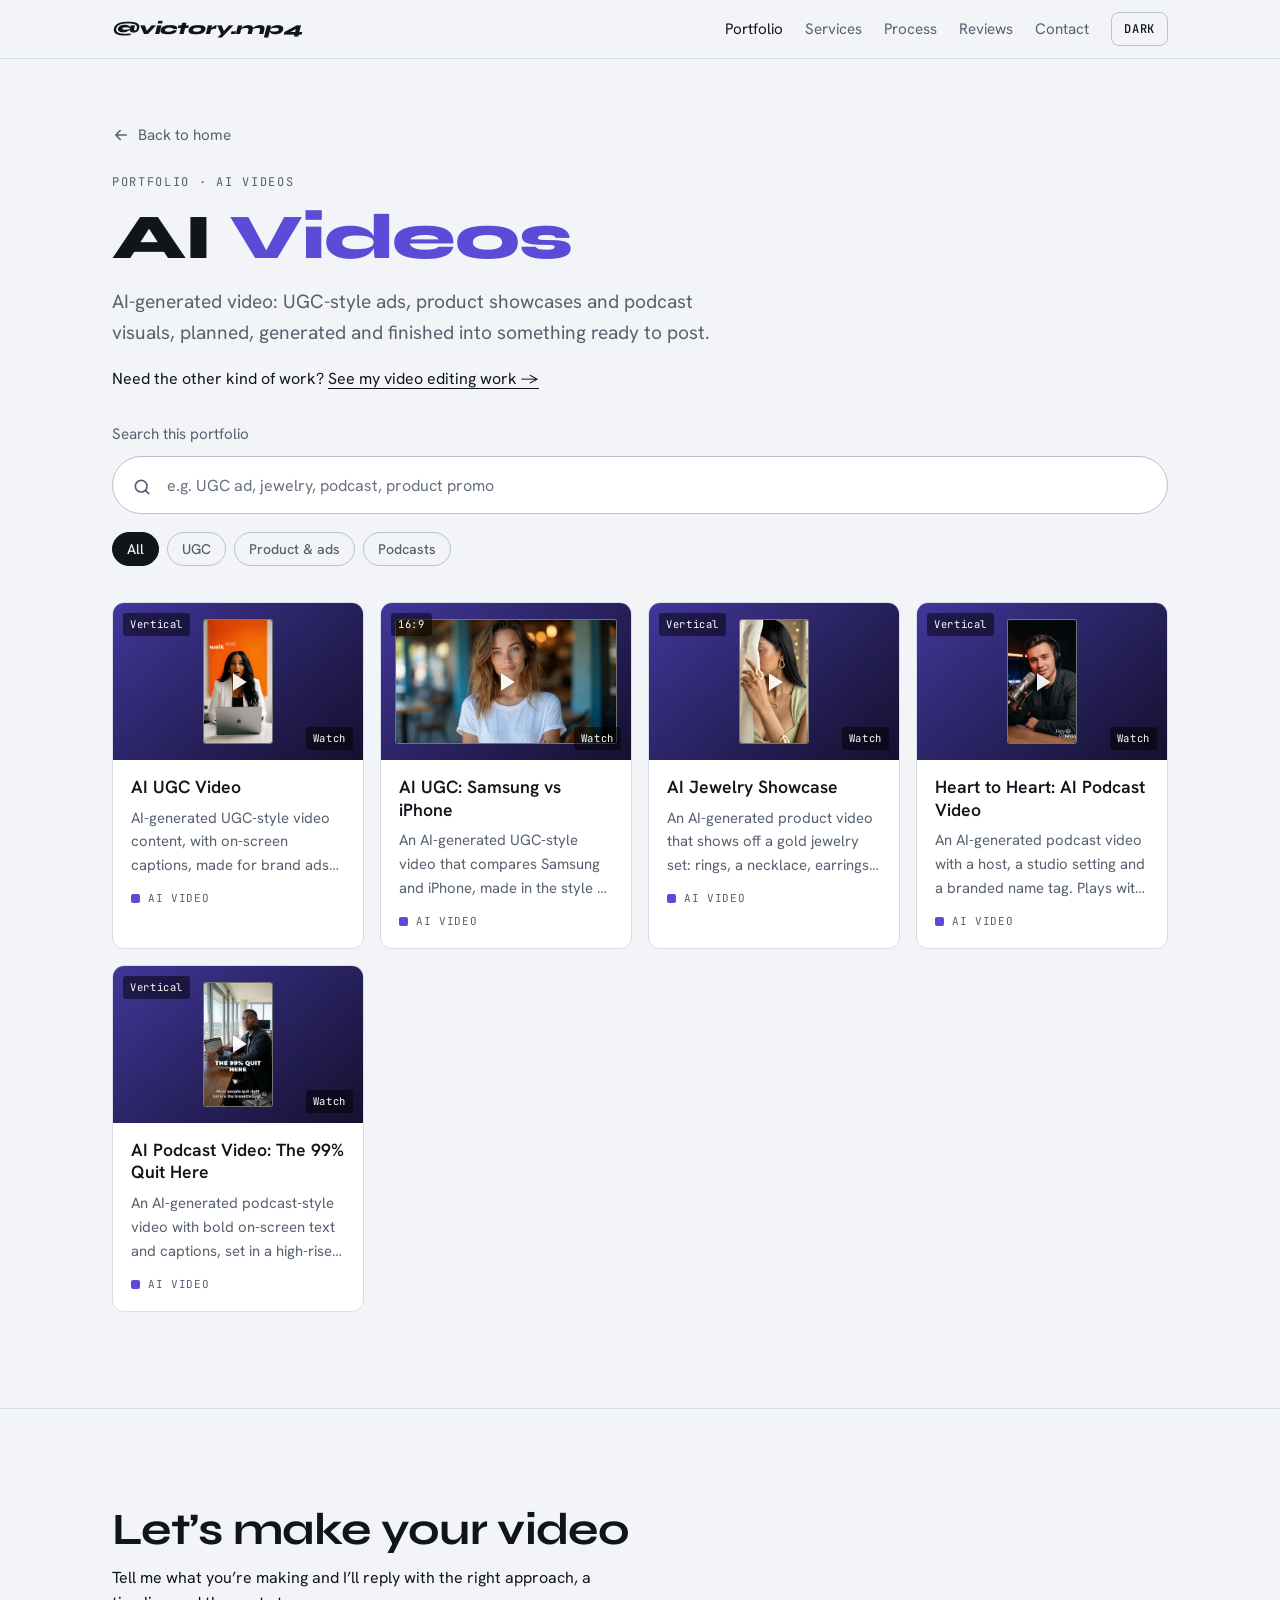
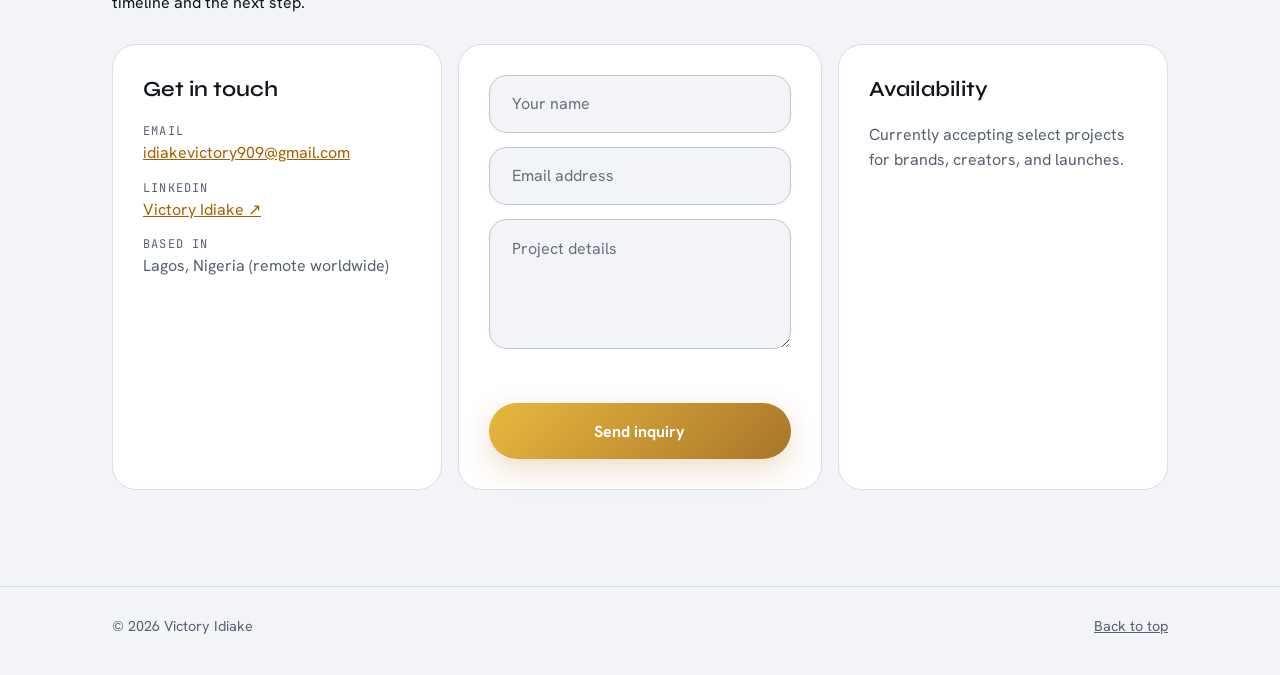
<file: ai-videos.html>
<!doctype html>
<html lang="en">
<head>
<meta charset="utf-8">
<meta name="viewport" content="width=device-width, initial-scale=1">
<link rel="preconnect" href="https://fonts.googleapis.com">
<link rel="preconnect" href="https://fonts.gstatic.com" crossorigin>
<link rel="stylesheet" href="https://fonts.googleapis.com/css2?family=Great+Vibes&family=Hanken+Grotesk:wght@400;500;600&family=JetBrains+Mono:wght@400;500&family=Syne:wght@600;700;800&display=swap">
<link rel="stylesheet" href="styles.css">
<title>AI Videos | Victory Idiake</title>
<meta name="description" content="AI video work by Victory Idiake: UGC-style ads, product showcases and podcast visuals.">
</head>
<body>
<header class="site-header">
  <div class="wrap bar">
    <a class="brand" href="index.html"><em>@victory.mp4</em></a>
    <div class="bar-right">
      <nav class="nav-links" aria-label="Sections">
        <a href="index.html#work" aria-current="page">Portfolio</a>
        <a href="index.html#services">Services</a>
        <a href="index.html#process">Process</a>
        <a href="index.html#reviews">Reviews</a>
        <a href="index.html#contact">Contact</a>
      </nav>
      <button class="theme-btn" id="theme-btn" type="button" aria-label="Switch between light and dark theme">Theme</button>
    </div>
  </div>
</header>

<main id="top">
  <section class="page-head" style="--c: var(--c-ai)">
    <div class="wrap">
      <a class="back" href="index.html#work"><svg viewBox="0 0 24 24" width="18" height="18" aria-hidden="true"><path d="M19 12H5M11 6l-6 6 6 6" fill="none" stroke="currentColor" stroke-width="2" stroke-linecap="round" stroke-linejoin="round"/></svg> Back to home</a>
      <p class="eyebrow">Portfolio · AI videos</p>
      <h1 class="page-title">AI <i>Videos</i></h1>
      <p class="lede">AI-generated video: UGC-style ads, product showcases and podcast visuals, planned, generated and finished into something ready to post.</p>
      <p class="switch">Need the other kind of work? <a href="video-editing.html">See my video editing work →</a></p>
      <form class="search" id="search-form" role="search" autocomplete="off">
        <label class="search-label" for="q">Search this portfolio</label>
        <div class="search-field">
          <svg class="search-ic" viewBox="0 0 24 24" width="20" height="20" aria-hidden="true"><circle cx="11" cy="11" r="7" fill="none" stroke="currentColor" stroke-width="2"/><path d="M20 20l-4-4" fill="none" stroke="currentColor" stroke-width="2" stroke-linecap="round"/></svg>
          <input id="q" name="q" type="search" placeholder="e.g. UGC ad, jewelry, podcast, product promo" enterkeyhint="search">
          <button class="search-clear" id="q-clear" type="button" aria-label="Clear search" hidden><svg viewBox="0 0 24 24" width="16" height="16" aria-hidden="true"><path d="M6 6l12 12M18 6L6 18" fill="none" stroke="currentColor" stroke-width="2" stroke-linecap="round"/></svg></button>
        </div>
      </form>
      <div class="filters page-filters" role="group" aria-label="Filter ai <i>videos</i> by category">
          <button class="chip" type="button" data-filter="all" aria-pressed="true">All</button>
          <button class="chip" type="button" data-filter="ugc" aria-pressed="false">UGC</button>
          <button class="chip" type="button" data-filter="product" aria-pressed="false">Product &amp; ads</button>
          <button class="chip" type="button" data-filter="podcast" aria-pressed="false">Podcasts</button>
      </div>
    </div>
  </section>

  <section class="page-body">
    <div class="wrap">
      <div class="grid" id="grid">
        <article class="card" data-cat="ugc" data-q="ai ugc video ai-generated ugc-style video content, with on-screen captions, made for brand ads and social. plays with sound. ai video vertical ugc creator" data-clip="assets/clips/ai-ugc-video.mp4" style="--c: var(--c-ai)">
          <div class="thumb">
            <span class="tag tl-corner">Vertical</span>
            <div class="frame has-img" style="--ar: 9 / 16"><img src="assets/thumbs/07.jpg" alt="Woman in a white blazer smiling at a laptop in front of an orange panel, with the caption Your happiest" width="366" height="650" loading="lazy"><svg viewBox="0 0 24 24" width="30" height="30" aria-hidden="true"><path d="M8 5v14l11-7z" fill="#fff"/></svg></div>
            <span class="tag br-corner">Watch</span>
          </div>
          <div class="card-body">
            <h3><a href="assets/clips/ai-ugc-video.mp4" target="_blank" rel="noopener">AI UGC Video</a></h3>
            <p>AI-generated UGC-style video content, with on-screen captions, made for brand ads and social. Plays with sound.</p>
            <span class="kind"><i></i>AI video</span>
          </div>
        </article>
        <article class="card" data-cat="ugc" data-q="ai ugc: samsung vs iphone an ai-generated ugc-style video that compares samsung and iphone, made in the style of a creator review. plays with sound. ai video 16:9 ugc creator" data-clip="assets/clips/ai-ugc-samsung-vs-iphone.mp4" style="--c: var(--c-ai)">
          <div class="thumb">
            <span class="tag tl-corner">16:9</span>
            <div class="frame has-img" style="--ar: 16 / 9"><img src="assets/thumbs/08.jpg" alt="Woman in a white t-shirt standing in a cafe and looking at the camera" width="640" height="362" loading="lazy"><svg viewBox="0 0 24 24" width="30" height="30" aria-hidden="true"><path d="M8 5v14l11-7z" fill="#fff"/></svg></div>
            <span class="tag br-corner">Watch</span>
          </div>
          <div class="card-body">
            <h3><a href="assets/clips/ai-ugc-samsung-vs-iphone.mp4" target="_blank" rel="noopener">AI UGC: Samsung vs iPhone</a></h3>
            <p>An AI-generated UGC-style video that compares Samsung and iPhone, made in the style of a creator review. Plays with sound.</p>
            <span class="kind"><i></i>AI video</span>
          </div>
        </article>
        <article class="card" data-cat="product" data-q="ai jewelry showcase an ai-generated product video that shows off a gold jewelry set: rings, a necklace, earrings and a cuff. plays with sound. ai video vertical product ads advert showcase" data-clip="assets/clips/ai-jewelry-showcase.mp4" style="--c: var(--c-ai)">
          <div class="thumb">
            <span class="tag tl-corner">Vertical</span>
            <div class="frame has-img" style="--ar: 9 / 16"><img src="assets/thumbs/09.jpg" alt="Woman between white curtains wearing gold rings, a necklace, earrings and a cuff bracelet" width="366" height="650" loading="lazy"><svg viewBox="0 0 24 24" width="30" height="30" aria-hidden="true"><path d="M8 5v14l11-7z" fill="#fff"/></svg></div>
            <span class="tag br-corner">Watch</span>
          </div>
          <div class="card-body">
            <h3><a href="assets/clips/ai-jewelry-showcase.mp4" target="_blank" rel="noopener">AI Jewelry Showcase</a></h3>
            <p>An AI-generated product video that shows off a gold jewelry set: rings, a necklace, earrings and a cuff. Plays with sound.</p>
            <span class="kind"><i></i>AI video</span>
          </div>
        </article>
        <article class="card" data-cat="podcast" data-q="heart to heart: ai podcast video an ai-generated podcast video with a host, a studio setting and a branded name tag. plays with sound. ai video vertical podcast" data-clip="assets/clips/ai-podcast-heart-to-heart.mp4" style="--c: var(--c-ai)">
          <div class="thumb">
            <span class="tag tl-corner">Vertical</span>
            <div class="frame has-img" style="--ar: 9 / 16"><img src="assets/thumbs/11.jpg" alt="Host with headphones at a studio microphone, with a Heart to Heart Podcast name tag" width="366" height="650" loading="lazy"><svg viewBox="0 0 24 24" width="30" height="30" aria-hidden="true"><path d="M8 5v14l11-7z" fill="#fff"/></svg></div>
            <span class="tag br-corner">Watch</span>
          </div>
          <div class="card-body">
            <h3><a href="assets/clips/ai-podcast-heart-to-heart.mp4" target="_blank" rel="noopener">Heart to Heart: AI Podcast Video</a></h3>
            <p>An AI-generated podcast video with a host, a studio setting and a branded name tag. Plays with sound.</p>
            <span class="kind"><i></i>AI video</span>
          </div>
        </article>
        <article class="card" data-cat="podcast" data-q="ai podcast video: the 99% quit here an ai-generated podcast-style video with bold on-screen text and captions, set in a high-rise apartment. plays with sound. ai video vertical podcast" data-clip="assets/clips/ai-podcast-99-quit.mp4" style="--c: var(--c-ai)">
          <div class="thumb">
            <span class="tag tl-corner">Vertical</span>
            <div class="frame has-img" style="--ar: 9 / 16"><img src="assets/thumbs/12.jpg" alt="Man at a laptop in a high-rise apartment, with the caption The 99% quit here" width="366" height="650" loading="lazy"><svg viewBox="0 0 24 24" width="30" height="30" aria-hidden="true"><path d="M8 5v14l11-7z" fill="#fff"/></svg></div>
            <span class="tag br-corner">Watch</span>
          </div>
          <div class="card-body">
            <h3><a href="assets/clips/ai-podcast-99-quit.mp4" target="_blank" rel="noopener">AI Podcast Video: The 99% Quit Here</a></h3>
            <p>An AI-generated podcast-style video with bold on-screen text and captions, set in a high-rise apartment. Plays with sound.</p>
            <span class="kind"><i></i>AI video</span>
          </div>
        </article>

        <p class="empty" id="empty" hidden><span id="empty-text">Projects in this category are coming soon. Pick another category or get in touch to see more.</span> <a href="#contact">Send me a message</a></p>
      </div>
      <div class="more" hidden>
        <button class="btn btn-ghost" id="more" type="button">See more</button>
        <button class="btn btn-ghost" id="less" type="button" hidden>Show less</button>
      </div>
    </div>
  </section>

  <section class="block" id="contact">
    <div class="wrap">
      <div class="bk-head">
        <h2>Let’s make your video</h2>
        <p class="lead">Tell me what you’re making and I’ll reply with the right approach, a timeline and the next step.</p>
      </div>
      <div class="bk-grid">
        <div class="bk-card">
          <h3>Get in touch</h3>
          <p class="bk-line"><span>Email</span> <a href="mailto:idiakevictory909@gmail.com">idiakevictory909@gmail.com</a></p>
          <p class="bk-line"><span>LinkedIn</span> <a href="https://www.linkedin.com/in/victory-idiake-581758333" target="_blank" rel="noopener">Victory Idiake ↗</a></p>
          <p class="bk-line"><span>Based in</span> Lagos, Nigeria (remote worldwide)</p>
        </div>
        <form class="bk-card bk-form" id="brief-form" novalidate>
          <label class="bf-field"><span class="sr">Your name</span><input type="text" name="name" placeholder="Your name" autocomplete="name" required></label>
          <label class="bf-field"><span class="sr">Email address</span><input type="email" name="email" placeholder="Email address" autocomplete="email" required></label>
          <label class="bf-field"><span class="sr">Project details</span><textarea name="concept" rows="4" placeholder="Project details" required></textarea></label>
          <p class="bf-msg" id="bf-msg" role="status" aria-live="polite"></p>
          <button class="bk-send" type="submit">Send inquiry</button>
        </form>
        <div class="bk-card">
          <h3>Availability</h3>
          <p>Currently accepting select projects for brands, creators, and launches.</p>
        </div>
      </div>
    </div>
  </section>

</main>

<footer>
  <div class="wrap foot">
    <span>© 2026 Victory Idiake</span>
    <a href="#top">Back to top</a>
  </div>
</footer>

<dialog class="vm" id="vm" aria-labelledby="vm-title">
  <div class="vm-box">
    <div class="vm-head">
      <h3 id="vm-title"></h3>
      <button class="vm-close" id="vm-close" type="button" aria-label="Close video"><svg viewBox="0 0 24 24" width="18" height="18" aria-hidden="true"><path d="M6 6l12 12M18 6L6 18" fill="none" stroke="currentColor" stroke-width="2" stroke-linecap="round"/></svg></button>
    </div>
    <div class="vm-stage" id="vm-stage"></div>
    <div class="vm-foot"><span id="vm-note"></span> <a id="vm-link" href="#" target="_blank" rel="noopener" hidden>Open in Google Drive</a></div>
  </div>
</dialog>

<script>
(function(){
  var f=document.getElementById('brief-form'); if(!f) return;
  var msg=document.getElementById('bf-msg');
  f.addEventListener('submit',function(e){
    e.preventDefault();
    var n=f.name.value.trim(), m=f.email.value.trim(), s=(f.subject?f.subject.value.trim():''), c=f.concept.value.trim();
    if(!n||!m||!c||!/^\S+@\S+\.\S+$/.test(m)){ msg.textContent='Please add your name, a valid email and a few words about the project.'; msg.className='bf-msg err'; return; }
    var body='Name: '+n+'\nEmail: '+m+'\n\n'+c;
    location.href='mailto:idiakevictory909@gmail.com?subject='+encodeURIComponent(s||'Video project')+'&body='+encodeURIComponent(body);
    msg.textContent='Your email app should open with the brief ready to send. If it does not, write to idiakevictory909@gmail.com.'; msg.className='bf-msg ok';
  });
})();
</script>

<script>
(function () {
  var root = document.documentElement;

  /* Theme toggle */
  var themeBtn = document.getElementById('theme-btn');
  function effectiveTheme() {
    var t = root.getAttribute('data-theme');
    if (t === 'light' || t === 'dark') return t;
    return window.matchMedia('(prefers-color-scheme: light)').matches ? 'light' : 'dark';
  }
  function labelTheme() { themeBtn.textContent = effectiveTheme() === 'dark' ? 'Light' : 'Dark'; }
  try { var saved = localStorage.getItem('vi-theme'); if (saved === 'light' || saved === 'dark') root.setAttribute('data-theme', saved); } catch (e) {}
  labelTheme();
  themeBtn.addEventListener('click', function () {
    var next = effectiveTheme() === 'dark' ? 'light' : 'dark';
    root.setAttribute('data-theme', next);
    try { localStorage.setItem('vi-theme', next); } catch (e) {}
    labelTheme();
  });

  
  /* Portfolio page: category chips, search, and a See more button that opens two more rows per click */
  var chips = document.querySelectorAll('.chip');
  var grid = document.getElementById('grid');
  var cards = grid.querySelectorAll('.card');
  var empty = document.getElementById('empty');
  var emptyText = document.getElementById('empty-text');
  var more = document.getElementById('more');
  var less = document.getElementById('less');
  var qIn = document.getElementById('q');
  var qClear = document.getElementById('q-clear');
  var form = document.getElementById('search-form');
  var filter = 'all', rows = 2, lastCols = 0, query = '';
  function colCount() {
    var n = getComputedStyle(grid).gridTemplateColumns.split(' ').length;
    return n > 0 ? n : 1;
  }
  function render(animate) {
    var terms = query.toLowerCase().split(/\s+/).filter(Boolean);
    var limit = terms.length ? Infinity : colCount() * rows, matched = 0;
    lastCols = colCount();
    cards.forEach(function (card) {
      var catOk = filter === 'all' || card.getAttribute('data-cat').split(' ').indexOf(filter) > -1;
      var hay = card.getAttribute('data-q');
      var qOk = terms.every(function (t) { return hay.indexOf(t) > -1; });
      var ok = catOk && qOk, show = false;
      if (ok) { matched++; show = matched <= limit; }
      var wasHidden = card.hidden;
      card.hidden = !show;
      card.classList.toggle('reveal', !!(animate && show && wasHidden));
    });
    empty.hidden = matched > 0;
    if (matched === 0) {
      emptyText.textContent = terms.length
        ? 'Nothing matches “' + query.trim() + '” here. Try another word, or send me a message and I’ll show you something close.'
        : 'Projects in this category are coming soon. Pick another category or get in touch to see more.';
    }
    more.hidden = matched <= limit;
    less.hidden = rows <= 2 || terms.length > 0;
    more.parentNode.hidden = more.hidden && less.hidden;
    qClear.hidden = !qIn.value;
  }
  chips.forEach(function (chip) {
    chip.addEventListener('click', function () {
      filter = chip.getAttribute('data-filter');
      rows = 2;
      chips.forEach(function (c) { c.setAttribute('aria-pressed', c === chip ? 'true' : 'false'); });
      render(false);
    });
  });
  qIn.addEventListener('input', function () { query = qIn.value; rows = 2; render(false); });
  qClear.addEventListener('click', function () { qIn.value = ''; query = ''; render(false); qIn.focus(); });
  form.addEventListener('submit', function (e) { e.preventDefault(); });
  more.addEventListener('click', function () { rows += 2; render(true); });
  less.addEventListener('click', function () {
    rows = Math.max(2, rows - 2);
    render(false);
    (more.hidden ? less : more).scrollIntoView({ block: 'nearest' });
  });
  window.addEventListener('resize', function () { if (colCount() !== lastCols) render(false); });
  render(false);

/* Copy buttons */
  document.querySelectorAll('.copy').forEach(function (btn) {
    btn.addEventListener('click', function () {
      var el = document.getElementById(btn.getAttribute('data-target'));
      var text = el.textContent.trim();
      function done(msg) { btn.textContent = msg; setTimeout(function () { btn.textContent = 'Copy'; }, 1800); }
      function fallback() {
        try {
          var r = document.createRange(); r.selectNodeContents(el);
          var s = window.getSelection(); s.removeAllRanges(); s.addRange(r);
          done('Selected');
        } catch (e) { done('Copy'); }
      }
      try {
        navigator.clipboard.writeText(text).then(function () { done('Copied'); }, fallback);
      } catch (e) { fallback(); }
    });
  });

  
  /* Pop-up player for portfolio cards: a card with a video file plays it here (with sound);
     a card with only a Google Drive link tries Drive's embedded player; anything else opens in a new tab. */
  (function () {
    var dlg = document.getElementById('vm');
    if (!dlg || typeof dlg.showModal !== 'function') return;
    var stage = document.getElementById('vm-stage'), title = document.getElementById('vm-title');
    var note = document.getElementById('vm-note'), link = document.getElementById('vm-link');
    var DRIVE = /drive\.google\.com\/file\/d\/([^\/?#]+)/;
    function clear() { stage.textContent = ''; }
    function openCard(card) {
      var a = card.querySelector('h3 a');
      var clip = card.getAttribute('data-clip'), href = a.getAttribute('href'), m = DRIVE.exec(href);
      if (!clip && !m) return false;
      clear();
      title.textContent = a.textContent.trim();
      var cls = card.querySelector('.frame') ? card.querySelector('.frame').style.getPropertyValue('--ar') : '';
      if (clip) {
        var v = document.createElement('video');
        v.controls = true; v.autoplay = true; v.playsInline = true; v.setAttribute('playsinline', '');
        v.src = clip;
        v.setAttribute('aria-label', title.textContent);
        stage.appendChild(v);
        note.textContent = ''; link.hidden = true;
      } else {
        var f = document.createElement('iframe');
        f.src = 'https://drive.google.com/file/d/' + m[1] + '/preview';
        f.allow = 'autoplay; fullscreen'; f.allowFullscreen = true; f.title = title.textContent;
        f.referrerPolicy = 'no-referrer';
        stage.appendChild(f);
        note.textContent = 'If the video does not load, open it in Google Drive.';
        link.href = href; link.textContent = 'Open in Google Drive ↗'; link.hidden = false;
      }
      var rm = /(\d+)\s*\/\s*(\d+)/.exec(cls);
      dlg.classList.toggle('tall', !!(clip && rm && +rm[1] < +rm[2]));
      dlg.showModal();
      return true;
    }
    document.getElementById('grid').addEventListener('click', function (e) {
      if (e.metaKey || e.ctrlKey || e.shiftKey || e.button) return;
      var a = e.target.closest('h3 a');
      if (!a) return;
      var card = a.closest('.card');
      if (!card || card.hidden) return;
      if (openCard(card)) e.preventDefault();
    });
    function close() { dlg.close(); }
    dlg.addEventListener('close', clear);
    document.getElementById('vm-close').addEventListener('click', close);
    dlg.addEventListener('click', function (e) { if (e.target === dlg) close(); });
  })();
})();
</script>
</body>
</html>
</file>
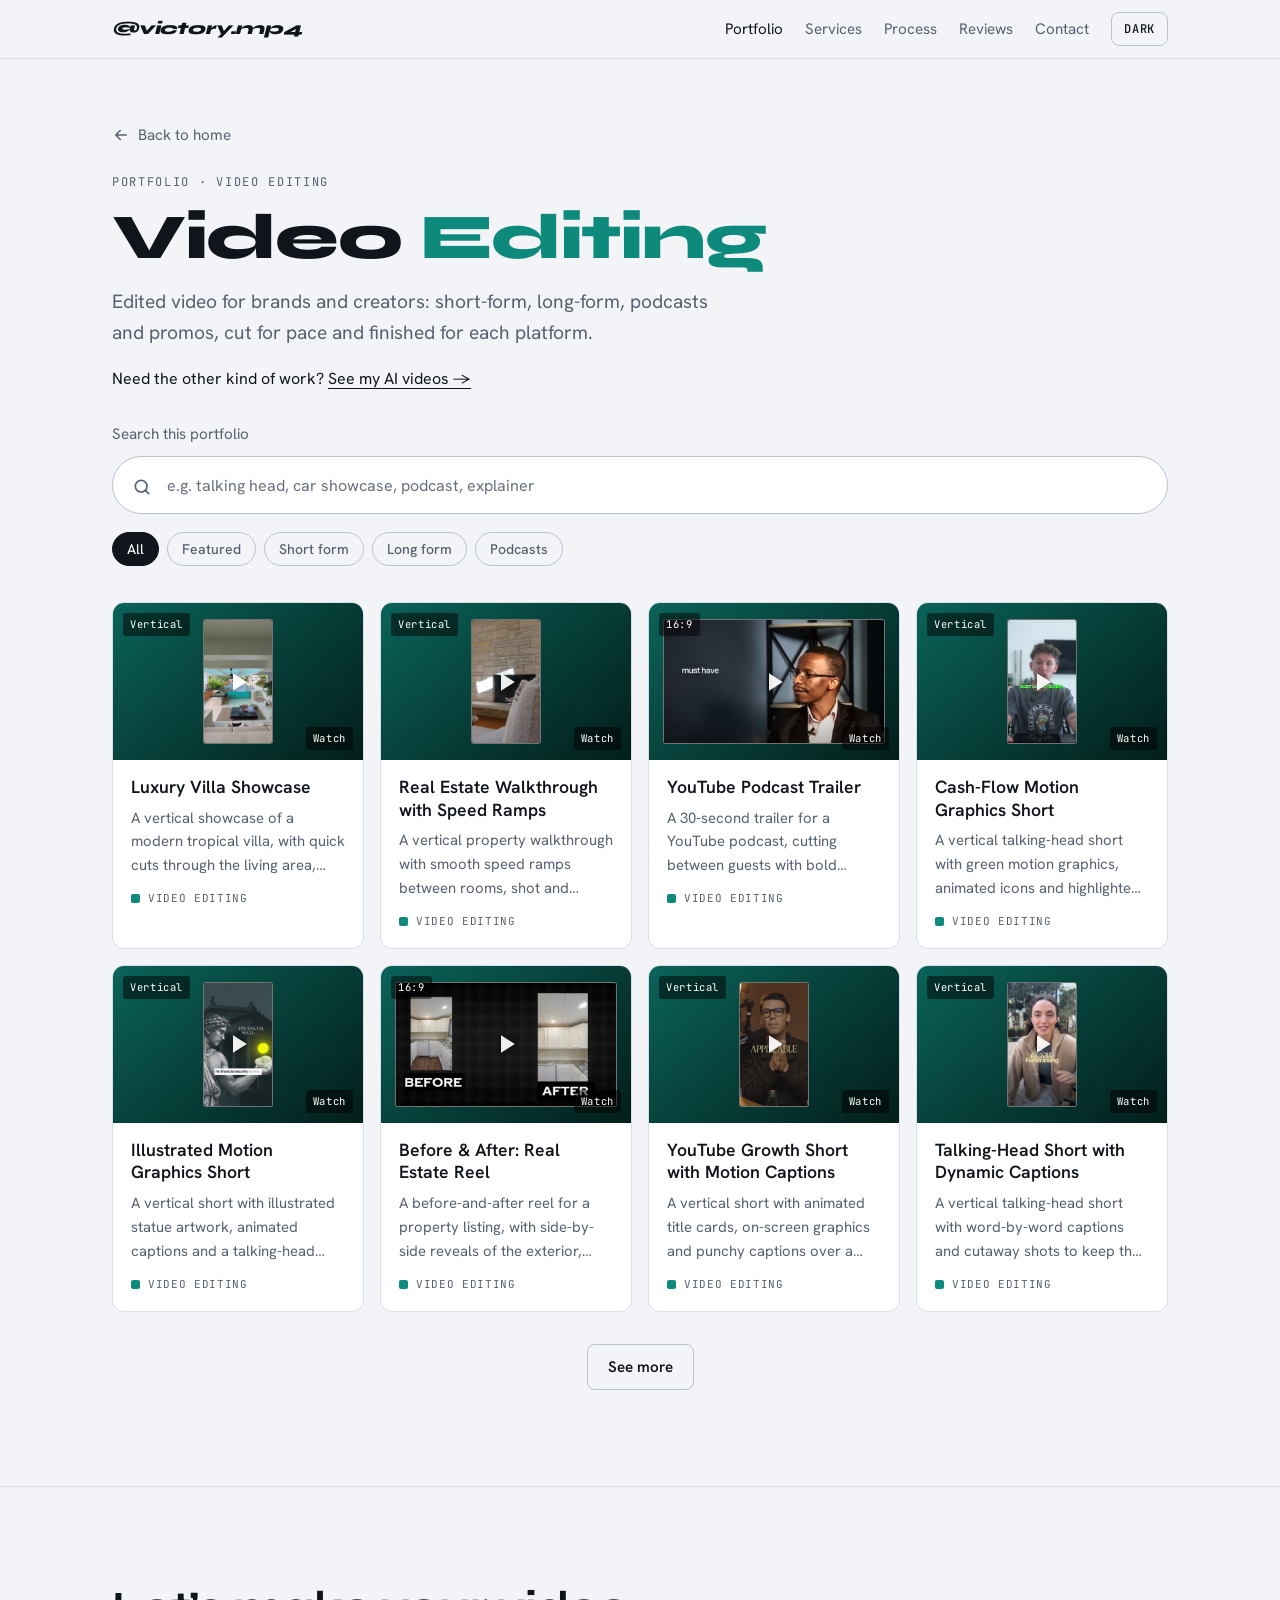
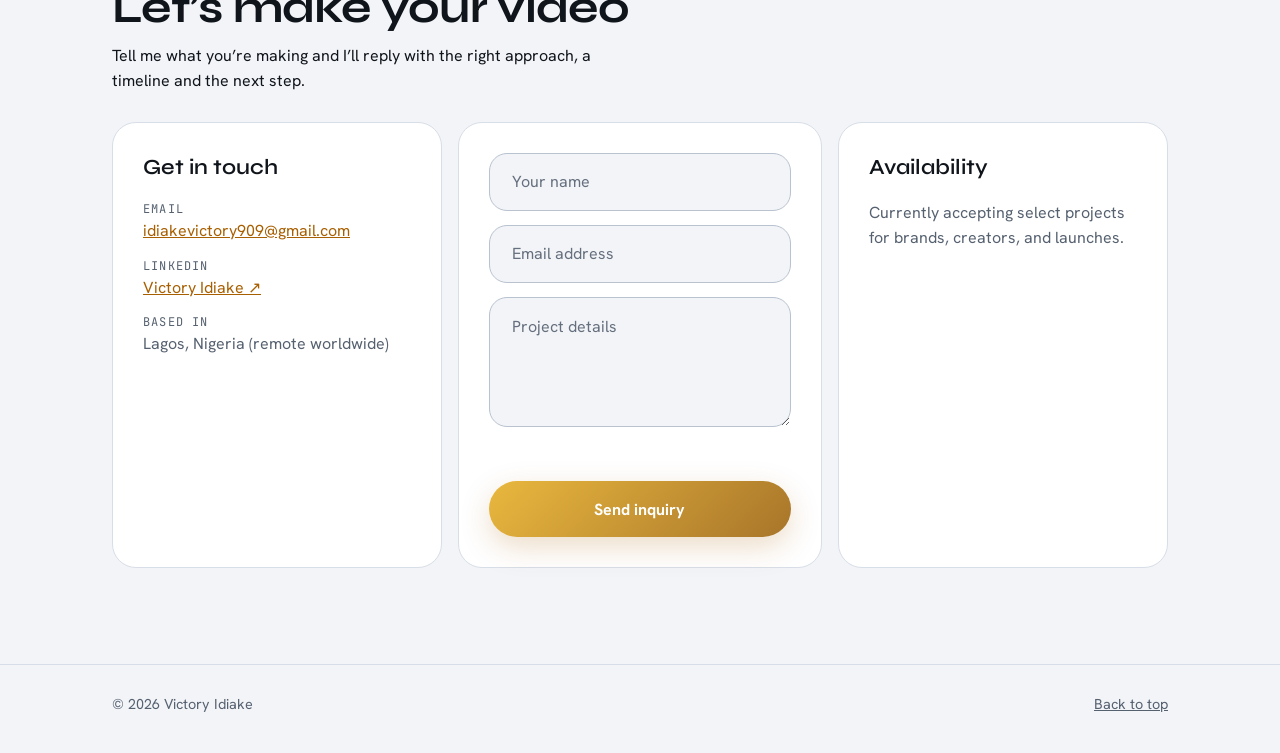
<file: video-editing.html>
<!doctype html>
<html lang="en">
<head>
<meta charset="utf-8">
<meta name="viewport" content="width=device-width, initial-scale=1">
<link rel="preconnect" href="https://fonts.googleapis.com">
<link rel="preconnect" href="https://fonts.gstatic.com" crossorigin>
<link rel="stylesheet" href="https://fonts.googleapis.com/css2?family=Great+Vibes&family=Hanken+Grotesk:wght@400;500;600&family=JetBrains+Mono:wght@400;500&family=Syne:wght@600;700;800&display=swap">
<link rel="stylesheet" href="styles.css">
<title>Video Editing | Victory Idiake</title>
<meta name="description" content="Video editing work by Victory Idiake: short-form, long-form, podcasts and promos.">
</head>
<body>
<header class="site-header">
  <div class="wrap bar">
    <a class="brand" href="index.html"><em>@victory.mp4</em></a>
    <div class="bar-right">
      <nav class="nav-links" aria-label="Sections">
        <a href="index.html#work" aria-current="page">Portfolio</a>
        <a href="index.html#services">Services</a>
        <a href="index.html#process">Process</a>
        <a href="index.html#reviews">Reviews</a>
        <a href="index.html#contact">Contact</a>
      </nav>
      <button class="theme-btn" id="theme-btn" type="button" aria-label="Switch between light and dark theme">Theme</button>
    </div>
  </div>
</header>

<main id="top">
  <section class="page-head" style="--c: var(--c-video)">
    <div class="wrap">
      <a class="back" href="index.html#work"><svg viewBox="0 0 24 24" width="18" height="18" aria-hidden="true"><path d="M19 12H5M11 6l-6 6 6 6" fill="none" stroke="currentColor" stroke-width="2" stroke-linecap="round" stroke-linejoin="round"/></svg> Back to home</a>
      <p class="eyebrow">Portfolio · Video editing</p>
      <h1 class="page-title">Video <i>Editing</i></h1>
      <p class="lede">Edited video for brands and creators: short-form, long-form, podcasts and promos, cut for pace and finished for each platform.</p>
      <p class="switch">Need the other kind of work? <a href="ai-videos.html">See my AI videos →</a></p>
      <form class="search" id="search-form" role="search" autocomplete="off">
        <label class="search-label" for="q">Search this portfolio</label>
        <div class="search-field">
          <svg class="search-ic" viewBox="0 0 24 24" width="20" height="20" aria-hidden="true"><circle cx="11" cy="11" r="7" fill="none" stroke="currentColor" stroke-width="2"/><path d="M20 20l-4-4" fill="none" stroke="currentColor" stroke-width="2" stroke-linecap="round"/></svg>
          <input id="q" name="q" type="search" placeholder="e.g. talking head, car showcase, podcast, explainer" enterkeyhint="search">
          <button class="search-clear" id="q-clear" type="button" aria-label="Clear search" hidden><svg viewBox="0 0 24 24" width="16" height="16" aria-hidden="true"><path d="M6 6l12 12M18 6L6 18" fill="none" stroke="currentColor" stroke-width="2" stroke-linecap="round"/></svg></button>
        </div>
      </form>
      <div class="filters page-filters" role="group" aria-label="Filter video <i>editing</i> by category">
          <button class="chip" type="button" data-filter="all" aria-pressed="true">All</button>
          <button class="chip" type="button" data-filter="featured" aria-pressed="false">Featured</button>
          <button class="chip" type="button" data-filter="short" aria-pressed="false">Short form</button>
          <button class="chip" type="button" data-filter="long" aria-pressed="false">Long form</button>
          <button class="chip" type="button" data-filter="podcast" aria-pressed="false">Podcasts</button>
      </div>
    </div>
  </section>

  <section class="page-body">
    <div class="wrap">
      <div class="grid" id="grid">
        <article class="card" data-cat="short" data-q="luxury villa showcase a vertical showcase of a modern tropical villa, with quick cuts through the living area, bedroom and pool. plays with sound. video editing vertical short form reels vertical real estate luxury villa bali property showcase" data-clip="assets/clips/luxury-villa-showcase.mp4" style="--c: var(--c-video)">
          <div class="thumb">
            <span class="tag tl-corner">Vertical</span>
            <div class="frame has-img" style="--ar: 9 / 16"><img src="assets/thumbs/27.jpg" alt="A modern villa interior with hanging woven lamps and a double-height living room" width="366" height="650" loading="lazy"><svg viewBox="0 0 24 24" width="30" height="30" aria-hidden="true"><path d="M8 5v14l11-7z" fill="#fff"/></svg></div>
            <span class="tag br-corner">Watch</span>
          </div>
          <div class="card-body">
            <h3><a href="assets/clips/luxury-villa-showcase.mp4" target="_blank" rel="noopener">Luxury Villa Showcase</a></h3>
            <p>A vertical showcase of a modern tropical villa, with quick cuts through the living area, bedroom and pool. Plays with sound.</p>
            <span class="kind"><i></i>Video editing</span>
          </div>
        </article>
        <article class="card" data-cat="short" data-q="real estate walkthrough with speed ramps a vertical property walkthrough with smooth speed ramps between rooms, shot and edited for listings. plays with sound. video editing vertical short form reels vertical real estate property listing walkthrough house tour" data-clip="assets/clips/real-estate-walkthrough.mp4" style="--c: var(--c-video)">
          <div class="thumb">
            <span class="tag tl-corner">Vertical</span>
            <div class="frame has-img" style="--ar: 9 / 16"><img src="assets/thumbs/26.jpg" alt="A bright living room with a stone fireplace and large windows" width="366" height="650" loading="lazy"><svg viewBox="0 0 24 24" width="30" height="30" aria-hidden="true"><path d="M8 5v14l11-7z" fill="#fff"/></svg></div>
            <span class="tag br-corner">Watch</span>
          </div>
          <div class="card-body">
            <h3><a href="assets/clips/real-estate-walkthrough.mp4" target="_blank" rel="noopener">Real Estate Walkthrough with Speed Ramps</a></h3>
            <p>A vertical property walkthrough with smooth speed ramps between rooms, shot and edited for listings. Plays with sound.</p>
            <span class="kind"><i></i>Video editing</span>
          </div>
        </article>
        <article class="card" data-cat="podcast" data-q="youtube podcast trailer a 30-second trailer for a youtube podcast, cutting between guests with bold captions and cutaway footage. plays with sound. video editing 16:9 podcast" data-clip="assets/clips/youtube-podcast-trailer.mp4" style="--c: var(--c-video)">
          <div class="thumb">
            <span class="tag tl-corner">16:9</span>
            <div class="frame has-img" style="--ar: 16 / 9"><img src="assets/thumbs/25.jpg" alt="A man in glasses and a dark jacket in a podcast studio, with a caption over the video" width="640" height="360" loading="lazy"><svg viewBox="0 0 24 24" width="30" height="30" aria-hidden="true"><path d="M8 5v14l11-7z" fill="#fff"/></svg></div>
            <span class="tag br-corner">Watch</span>
          </div>
          <div class="card-body">
            <h3><a href="assets/clips/youtube-podcast-trailer.mp4" target="_blank" rel="noopener">YouTube Podcast Trailer</a></h3>
            <p>A 30-second trailer for a YouTube podcast, cutting between guests with bold captions and cutaway footage. Plays with sound.</p>
            <span class="kind"><i></i>Video editing</span>
          </div>
        </article>
        <article class="card" data-cat="short" data-q="cash-flow motion graphics short a vertical talking-head short with green motion graphics, animated icons and highlighted keywords. plays with sound. video editing vertical short form reels vertical" data-clip="assets/clips/cash-motion-graphics-short.mp4" style="--c: var(--c-video)">
          <div class="thumb">
            <span class="tag tl-corner">Vertical</span>
            <div class="frame has-img" style="--ar: 9 / 16"><img src="assets/thumbs/24.jpg" alt="A man speaking to camera with green highlighted keywords over the video" width="366" height="650" loading="lazy"><svg viewBox="0 0 24 24" width="30" height="30" aria-hidden="true"><path d="M8 5v14l11-7z" fill="#fff"/></svg></div>
            <span class="tag br-corner">Watch</span>
          </div>
          <div class="card-body">
            <h3><a href="assets/clips/cash-motion-graphics-short.mp4" target="_blank" rel="noopener">Cash-Flow Motion Graphics Short</a></h3>
            <p>A vertical talking-head short with green motion graphics, animated icons and highlighted keywords. Plays with sound.</p>
            <span class="kind"><i></i>Video editing</span>
          </div>
        </article>
        <article class="card" data-cat="short" data-q="illustrated motion graphics short a vertical short with illustrated statue artwork, animated captions and a talking-head cutaway. plays with sound. video editing vertical short form reels vertical" data-clip="assets/clips/illustrated-motion-short.mp4" style="--c: var(--c-video)">
          <div class="thumb">
            <span class="tag tl-corner">Vertical</span>
            <div class="frame has-img" style="--ar: 9 / 16"><img src="assets/thumbs/23.jpg" alt="A stone statue pushing a boulder, with the caption Then I was diagnosed" width="366" height="650" loading="lazy"><svg viewBox="0 0 24 24" width="30" height="30" aria-hidden="true"><path d="M8 5v14l11-7z" fill="#fff"/></svg></div>
            <span class="tag br-corner">Watch</span>
          </div>
          <div class="card-body">
            <h3><a href="assets/clips/illustrated-motion-short.mp4" target="_blank" rel="noopener">Illustrated Motion Graphics Short</a></h3>
            <p>A vertical short with illustrated statue artwork, animated captions and a talking-head cutaway. Plays with sound.</p>
            <span class="kind"><i></i>Video editing</span>
          </div>
        </article>
        <article class="card" data-cat="short" data-q="before &amp; after: real estate reel a before-and-after reel for a property listing, with side-by-side reveals of the exterior, rooms and aerial shots. plays with sound. video editing 16:9 short form reels vertical" data-clip="assets/clips/before-after-real-estate.mp4" style="--c: var(--c-video)">
          <div class="thumb">
            <span class="tag tl-corner">16:9</span>
            <div class="frame has-img" style="--ar: 16 / 9"><img src="assets/thumbs/22.jpg" alt="A before-and-after comparison of an empty room, with the labels BEFORE and AFTER" width="640" height="360" loading="lazy"><svg viewBox="0 0 24 24" width="30" height="30" aria-hidden="true"><path d="M8 5v14l11-7z" fill="#fff"/></svg></div>
            <span class="tag br-corner">Watch</span>
          </div>
          <div class="card-body">
            <h3><a href="assets/clips/before-after-real-estate.mp4" target="_blank" rel="noopener">Before &amp; After: Real Estate Reel</a></h3>
            <p>A before-and-after reel for a property listing, with side-by-side reveals of the exterior, rooms and aerial shots. Plays with sound.</p>
            <span class="kind"><i></i>Video editing</span>
          </div>
        </article>
        <article class="card" data-cat="short" data-q="youtube growth short with motion captions a vertical short with animated title cards, on-screen graphics and punchy captions over a talking-head. plays with sound. video editing vertical short form reels vertical" data-clip="assets/clips/youtube-growth-short.mp4" style="--c: var(--c-video)">
          <div class="thumb">
            <span class="tag tl-corner">Vertical</span>
            <div class="frame has-img" style="--ar: 9 / 16"><img src="assets/thumbs/21.jpg" alt="A man with glasses at a studio microphone, with an animated caption over the video" width="366" height="650" loading="lazy"><svg viewBox="0 0 24 24" width="30" height="30" aria-hidden="true"><path d="M8 5v14l11-7z" fill="#fff"/></svg></div>
            <span class="tag br-corner">Watch</span>
          </div>
          <div class="card-body">
            <h3><a href="assets/clips/youtube-growth-short.mp4" target="_blank" rel="noopener">YouTube Growth Short with Motion Captions</a></h3>
            <p>A vertical short with animated title cards, on-screen graphics and punchy captions over a talking-head. Plays with sound.</p>
            <span class="kind"><i></i>Video editing</span>
          </div>
        </article>
        <article class="card" data-cat="short" data-q="talking-head short with dynamic captions a vertical talking-head short with word-by-word captions and cutaway shots to keep the pace up. plays with sound. video editing vertical short form reels vertical" data-clip="assets/clips/talking-head-captions.mp4" style="--c: var(--c-video)">
          <div class="thumb">
            <span class="tag tl-corner">Vertical</span>
            <div class="frame has-img" style="--ar: 9 / 16"><img src="assets/thumbs/20.jpg" alt="A woman in a tan cardigan speaking to camera outdoors, with a caption over the video" width="366" height="650" loading="lazy"><svg viewBox="0 0 24 24" width="30" height="30" aria-hidden="true"><path d="M8 5v14l11-7z" fill="#fff"/></svg></div>
            <span class="tag br-corner">Watch</span>
          </div>
          <div class="card-body">
            <h3><a href="assets/clips/talking-head-captions.mp4" target="_blank" rel="noopener">Talking-Head Short with Dynamic Captions</a></h3>
            <p>A vertical talking-head short with word-by-word captions and cutaway shots to keep the pace up. Plays with sound.</p>
            <span class="kind"><i></i>Video editing</span>
          </div>
        </article>
        <article class="card" data-cat="short" data-q="arabic talking-head edit with cinematic b-roll a vertical talking-head edit with arabic captions, moody cinematic cutaways and tight pacing. plays with sound. video editing vertical short form reels vertical" data-clip="assets/clips/arabic-talking-head.mp4" style="--c: var(--c-video)">
          <div class="thumb">
            <span class="tag tl-corner">Vertical</span>
            <div class="frame has-img" style="--ar: 9 / 16"><img src="assets/thumbs/19.jpg" alt="A bearded man in a grey blazer speaking to camera at a desk, with an Arabic caption over the video" width="366" height="650" loading="lazy"><svg viewBox="0 0 24 24" width="30" height="30" aria-hidden="true"><path d="M8 5v14l11-7z" fill="#fff"/></svg></div>
            <span class="tag br-corner">Watch</span>
          </div>
          <div class="card-body">
            <h3><a href="assets/clips/arabic-talking-head.mp4" target="_blank" rel="noopener">Arabic Talking-Head Edit with Cinematic B-Roll</a></h3>
            <p>A vertical talking-head edit with Arabic captions, moody cinematic cutaways and tight pacing. Plays with sound.</p>
            <span class="kind"><i></i>Video editing</span>
          </div>
        </article>
        <article class="card" data-cat="short" data-q="motion graphics explainer short a vertical explainer with kinetic captions, screen recordings and motion graphics, ending on a comment-to-get-it call to action. plays with sound. video editing vertical short form reels vertical" data-clip="assets/clips/motion-explainer-short.mp4" style="--c: var(--c-video)">
          <div class="thumb">
            <span class="tag tl-corner">Vertical</span>
            <div class="frame has-img" style="--ar: 9 / 16"><img src="assets/thumbs/18.jpg" alt="A collage of website designs floating over a grey background, with a caption about crystallizing functional beauty" width="366" height="650" loading="lazy"><svg viewBox="0 0 24 24" width="30" height="30" aria-hidden="true"><path d="M8 5v14l11-7z" fill="#fff"/></svg></div>
            <span class="tag br-corner">Watch</span>
          </div>
          <div class="card-body">
            <h3><a href="assets/clips/motion-explainer-short.mp4" target="_blank" rel="noopener">Motion Graphics Explainer Short</a></h3>
            <p>A vertical explainer with kinetic captions, screen recordings and motion graphics, ending on a comment-to-get-it call to action. Plays with sound.</p>
            <span class="kind"><i></i>Video editing</span>
          </div>
        </article>
        <article class="card" data-cat="short" data-q="talking-head reel with captions a vertical talking-head reel with bold word-by-word captions and on-screen numbers, cut for pace. plays with sound. video editing vertical short form reels vertical" data-clip="assets/clips/talking-head-reel.mp4" style="--c: var(--c-video)">
          <div class="thumb">
            <span class="tag tl-corner">Vertical</span>
            <div class="frame has-img" style="--ar: 9 / 16"><img src="assets/thumbs/17.jpg" alt="A woman in a light blue blazer speaking to camera at a desk, with a bold caption over the video" width="366" height="650" loading="lazy"><svg viewBox="0 0 24 24" width="30" height="30" aria-hidden="true"><path d="M8 5v14l11-7z" fill="#fff"/></svg></div>
            <span class="tag br-corner">Watch</span>
          </div>
          <div class="card-body">
            <h3><a href="assets/clips/talking-head-reel.mp4" target="_blank" rel="noopener">Talking-Head Reel with Captions</a></h3>
            <p>A vertical talking-head reel with bold word-by-word captions and on-screen numbers, cut for pace. Plays with sound.</p>
            <span class="kind"><i></i>Video editing</span>
          </div>
        </article>
        <article class="card" data-cat="featured short" data-q="lexus lc car showcase a vertical car showcase edit of a white lexus lc: a slow side profile, a close-up of the wheels, then a rear reveal. plays with sound. video editing vertical featured short form reels vertical" data-clip="assets/clips/lexus-lc-showcase.mp4" style="--c: var(--c-video)">
          <div class="thumb">
            <span class="tag tl-corner">Vertical</span>
            <div class="frame has-img" style="--ar: 9 / 16"><img src="assets/thumbs/16.jpg" alt="A white Lexus LC coupe parked in a studio, shown in three-quarter view" width="366" height="650" loading="lazy"><svg viewBox="0 0 24 24" width="30" height="30" aria-hidden="true"><path d="M8 5v14l11-7z" fill="#fff"/></svg></div>
            <span class="tag br-corner">Watch</span>
          </div>
          <div class="card-body">
            <h3><a href="assets/clips/lexus-lc-showcase.mp4" target="_blank" rel="noopener">Lexus LC Car Showcase</a></h3>
            <p>A vertical car showcase edit of a white Lexus LC: a slow side profile, a close-up of the wheels, then a rear reveal. Plays with sound.</p>
            <span class="kind"><i></i>Video editing</span>
          </div>
        </article>
        <article class="card" data-cat="featured short" data-q="who edited this? editing promo a short vertical skit promoting my editing: someone asks who edited the video, and the answer is me. plays with sound. video editing vertical featured short form reels vertical" data-clip="assets/clips/who-edited-this.mp4" style="--c: var(--c-video)">
          <div class="thumb">
            <span class="tag tl-corner">Vertical</span>
            <div class="frame has-img" style="--ar: 9 / 16"><img src="assets/thumbs/15.jpg" alt="Frame from the Who Edited This promo: friends laughing in a cafe with a chat bubble reading Who Edited This" width="360" height="640" loading="lazy"><svg viewBox="0 0 24 24" width="30" height="30" aria-hidden="true"><path d="M8 5v14l11-7z" fill="#fff"/></svg></div>
            <span class="tag br-corner">Watch</span>
          </div>
          <div class="card-body">
            <h3><a href="assets/clips/who-edited-this.mp4" target="_blank" rel="noopener">Who Edited This? Editing Promo</a></h3>
            <p>A short vertical skit promoting my editing: someone asks who edited the video, and the answer is me. Plays with sound.</p>
            <span class="kind"><i></i>Video editing</span>
          </div>
        </article>
        <article class="card" data-cat="featured short" data-q="car showcase, part 1 a supercar meet-up edited for online promotion, with smooth cuts and cinematic color. plays with sound. video editing 16:9 featured short form reels vertical" data-clip="assets/clips/car-showcase-part-1.mp4" style="--c: var(--c-video)">
          <div class="thumb">
            <span class="tag tl-corner">16:9</span>
            <div class="frame has-img" style="--ar: 16 / 9"><img src="assets/thumbs/02.jpg" alt="A silver supercar leading a line of parked supercars along a street lined with purple flowers" width="640" height="360" loading="lazy"><svg viewBox="0 0 24 24" width="30" height="30" aria-hidden="true"><path d="M8 5v14l11-7z" fill="#fff"/></svg></div>
            <span class="tag br-corner">Watch</span>
          </div>
          <div class="card-body">
            <h3><a href="assets/clips/car-showcase-part-1.mp4" target="_blank" rel="noopener">Car Showcase, Part 1</a></h3>
            <p>A supercar meet-up edited for online promotion, with smooth cuts and cinematic color. Plays with sound.</p>
            <span class="kind"><i></i>Video editing</span>
          </div>
        </article>
        <article class="card" data-cat="featured short" data-q="car showcase, part 2 a moody autumn car showcase with a burnout, close-up detail shots and punchy cuts. plays with sound. video editing 16:9 featured short form reels vertical" data-clip="assets/clips/car-showcase-part-2.mp4" style="--c: var(--c-video)">
          <div class="thumb">
            <span class="tag tl-corner">16:9</span>
            <div class="frame has-img" style="--ar: 16 / 9"><img src="assets/thumbs/03.jpg" alt="A grey sports car doing a burnout on a forest road in autumn" width="640" height="360" loading="lazy"><svg viewBox="0 0 24 24" width="30" height="30" aria-hidden="true"><path d="M8 5v14l11-7z" fill="#fff"/></svg></div>
            <span class="tag br-corner">Watch</span>
          </div>
          <div class="card-body">
            <h3><a href="assets/clips/car-showcase-part-2.mp4" target="_blank" rel="noopener">Car Showcase, Part 2</a></h3>
            <p>A moody autumn car showcase with a burnout, close-up detail shots and punchy cuts. Plays with sound.</p>
            <span class="kind"><i></i>Video editing</span>
          </div>
        </article>
        <article class="card" data-cat="featured short" data-q="contentos promo a talking-head promo for contentos, showing how brands can make high-quality content while cutting the cost of building an in-house content team. plays with sound. video editing vertical featured short form reels vertical" data-clip="assets/clips/contentos-promo.mp4" style="--c: var(--c-video)">
          <div class="thumb">
            <span class="tag tl-corner">Vertical</span>
            <div class="frame has-img" style="--ar: 3 / 4"><img src="assets/thumbs/04.jpg" alt="Frame from the ContentOS promo video" width="480" height="650" loading="lazy"><svg viewBox="0 0 24 24" width="30" height="30" aria-hidden="true"><path d="M8 5v14l11-7z" fill="#fff"/></svg></div>
            <span class="tag br-corner">Watch</span>
          </div>
          <div class="card-body">
            <h3><a href="assets/clips/contentos-promo.mp4" target="_blank" rel="noopener">ContentOS Promo</a></h3>
            <p>A talking-head promo for ContentOS, showing how brands can make high-quality content while cutting the cost of building an in-house content team. Plays with sound.</p>
            <span class="kind"><i></i>Video editing</span>
          </div>
        </article>
        <article class="card" data-cat="long" data-q="boron for crops: long-form explainer a four-minute long-form edit with hindi captions, product shots and farm footage about how boron helps crops. plays with sound. video editing 16:9 long form" data-clip="assets/clips/long-form-preview.mp4" style="--c: var(--c-video)">
          <div class="thumb">
            <span class="tag tl-corner">16:9</span>
            <div class="frame has-img" style="--ar: 16 / 9"><img src="assets/thumbs/05.jpg" alt="Yellow tomato flowers on a plant in a field" width="640" height="364" loading="lazy"><svg viewBox="0 0 24 24" width="30" height="30" aria-hidden="true"><path d="M8 5v14l11-7z" fill="#fff"/></svg></div>
            <span class="tag br-corner">Watch</span>
          </div>
          <div class="card-body">
            <h3><a href="assets/clips/long-form-preview.mp4" target="_blank" rel="noopener">Boron for Crops: Long-Form Explainer</a></h3>
            <p>A four-minute long-form edit with Hindi captions, product shots and farm footage about how boron helps crops. Plays with sound.</p>
            <span class="kind"><i></i>Video editing</span>
          </div>
        </article>
        <article class="card" data-cat="podcast short" data-q="podcast video edit a podcast clip cut for vertical, with word-by-word captions, quick cuts between angles and cutaway shots. plays with sound. video editing vertical podcast short form reels vertical" data-clip="assets/clips/podcast-video-edit.mp4" style="--c: var(--c-video)">
          <div class="thumb">
            <span class="tag tl-corner">Vertical</span>
            <div class="frame has-img" style="--ar: 9 / 16"><img src="assets/thumbs/13.jpg" alt="A man in a beige blazer speaking at a studio microphone, with small captions over the video" width="366" height="650" loading="lazy"><svg viewBox="0 0 24 24" width="30" height="30" aria-hidden="true"><path d="M8 5v14l11-7z" fill="#fff"/></svg></div>
            <span class="tag br-corner">Watch</span>
          </div>
          <div class="card-body">
            <h3><a href="assets/clips/podcast-video-edit.mp4" target="_blank" rel="noopener">Podcast Video Edit</a></h3>
            <p>A podcast clip cut for vertical, with word-by-word captions, quick cuts between angles and cutaway shots. Plays with sound.</p>
            <span class="kind"><i></i>Video editing</span>
          </div>
        </article>
        <article class="card" data-cat="podcast" data-q="ranch podcast video a podcast clip filmed outdoors on a ranch, cut for vertical with steady framing and a wide cutaway. plays with sound. video editing vertical podcast" data-clip="assets/clips/ranch-podcast-video.mp4" style="--c: var(--c-video)">
          <div class="thumb">
            <span class="tag tl-corner">Vertical</span>
            <div class="frame has-img" style="--ar: 9 / 16"><img src="assets/thumbs/14.jpg" alt="Bearded man in a cowboy hat seated at a podcast microphone on a grassy hillside" width="366" height="650" loading="lazy"><svg viewBox="0 0 24 24" width="30" height="30" aria-hidden="true"><path d="M8 5v14l11-7z" fill="#fff"/></svg></div>
            <span class="tag br-corner">Watch</span>
          </div>
          <div class="card-body">
            <h3><a href="assets/clips/ranch-podcast-video.mp4" target="_blank" rel="noopener">Ranch Podcast Video</a></h3>
            <p>A podcast clip filmed outdoors on a ranch, cut for vertical with steady framing and a wide cutaway. Plays with sound.</p>
            <span class="kind"><i></i>Video editing</span>
          </div>
        </article>

        <p class="empty" id="empty" hidden><span id="empty-text">Projects in this category are coming soon. Pick another category or get in touch to see more.</span> <a href="#contact">Send me a message</a></p>
      </div>
      <div class="more" hidden>
        <button class="btn btn-ghost" id="more" type="button">See more</button>
        <button class="btn btn-ghost" id="less" type="button" hidden>Show less</button>
      </div>
    </div>
  </section>

  <section class="block" id="contact">
    <div class="wrap">
      <div class="bk-head">
        <h2>Let’s make your video</h2>
        <p class="lead">Tell me what you’re making and I’ll reply with the right approach, a timeline and the next step.</p>
      </div>
      <div class="bk-grid">
        <div class="bk-card">
          <h3>Get in touch</h3>
          <p class="bk-line"><span>Email</span> <a href="mailto:idiakevictory909@gmail.com">idiakevictory909@gmail.com</a></p>
          <p class="bk-line"><span>LinkedIn</span> <a href="https://www.linkedin.com/in/victory-idiake-581758333" target="_blank" rel="noopener">Victory Idiake ↗</a></p>
          <p class="bk-line"><span>Based in</span> Lagos, Nigeria (remote worldwide)</p>
        </div>
        <form class="bk-card bk-form" id="brief-form" novalidate>
          <label class="bf-field"><span class="sr">Your name</span><input type="text" name="name" placeholder="Your name" autocomplete="name" required></label>
          <label class="bf-field"><span class="sr">Email address</span><input type="email" name="email" placeholder="Email address" autocomplete="email" required></label>
          <label class="bf-field"><span class="sr">Project details</span><textarea name="concept" rows="4" placeholder="Project details" required></textarea></label>
          <p class="bf-msg" id="bf-msg" role="status" aria-live="polite"></p>
          <button class="bk-send" type="submit">Send inquiry</button>
        </form>
        <div class="bk-card">
          <h3>Availability</h3>
          <p>Currently accepting select projects for brands, creators, and launches.</p>
        </div>
      </div>
    </div>
  </section>

</main>

<footer>
  <div class="wrap foot">
    <span>© 2026 Victory Idiake</span>
    <a href="#top">Back to top</a>
  </div>
</footer>

<dialog class="vm" id="vm" aria-labelledby="vm-title">
  <div class="vm-box">
    <div class="vm-head">
      <h3 id="vm-title"></h3>
      <button class="vm-close" id="vm-close" type="button" aria-label="Close video"><svg viewBox="0 0 24 24" width="18" height="18" aria-hidden="true"><path d="M6 6l12 12M18 6L6 18" fill="none" stroke="currentColor" stroke-width="2" stroke-linecap="round"/></svg></button>
    </div>
    <div class="vm-stage" id="vm-stage"></div>
    <div class="vm-foot"><span id="vm-note"></span> <a id="vm-link" href="#" target="_blank" rel="noopener" hidden>Open in Google Drive</a></div>
  </div>
</dialog>

<script>
(function(){
  var f=document.getElementById('brief-form'); if(!f) return;
  var msg=document.getElementById('bf-msg');
  f.addEventListener('submit',function(e){
    e.preventDefault();
    var n=f.name.value.trim(), m=f.email.value.trim(), s=(f.subject?f.subject.value.trim():''), c=f.concept.value.trim();
    if(!n||!m||!c||!/^\S+@\S+\.\S+$/.test(m)){ msg.textContent='Please add your name, a valid email and a few words about the project.'; msg.className='bf-msg err'; return; }
    var body='Name: '+n+'\nEmail: '+m+'\n\n'+c;
    location.href='mailto:idiakevictory909@gmail.com?subject='+encodeURIComponent(s||'Video project')+'&body='+encodeURIComponent(body);
    msg.textContent='Your email app should open with the brief ready to send. If it does not, write to idiakevictory909@gmail.com.'; msg.className='bf-msg ok';
  });
})();
</script>

<script>
(function () {
  var root = document.documentElement;

  /* Theme toggle */
  var themeBtn = document.getElementById('theme-btn');
  function effectiveTheme() {
    var t = root.getAttribute('data-theme');
    if (t === 'light' || t === 'dark') return t;
    return window.matchMedia('(prefers-color-scheme: light)').matches ? 'light' : 'dark';
  }
  function labelTheme() { themeBtn.textContent = effectiveTheme() === 'dark' ? 'Light' : 'Dark'; }
  try { var saved = localStorage.getItem('vi-theme'); if (saved === 'light' || saved === 'dark') root.setAttribute('data-theme', saved); } catch (e) {}
  labelTheme();
  themeBtn.addEventListener('click', function () {
    var next = effectiveTheme() === 'dark' ? 'light' : 'dark';
    root.setAttribute('data-theme', next);
    try { localStorage.setItem('vi-theme', next); } catch (e) {}
    labelTheme();
  });

  
  /* Portfolio page: category chips, search, and a See more button that opens two more rows per click */
  var chips = document.querySelectorAll('.chip');
  var grid = document.getElementById('grid');
  var cards = grid.querySelectorAll('.card');
  var empty = document.getElementById('empty');
  var emptyText = document.getElementById('empty-text');
  var more = document.getElementById('more');
  var less = document.getElementById('less');
  var qIn = document.getElementById('q');
  var qClear = document.getElementById('q-clear');
  var form = document.getElementById('search-form');
  var filter = 'all', rows = 2, lastCols = 0, query = '';
  function colCount() {
    var n = getComputedStyle(grid).gridTemplateColumns.split(' ').length;
    return n > 0 ? n : 1;
  }
  function render(animate) {
    var terms = query.toLowerCase().split(/\s+/).filter(Boolean);
    var limit = terms.length ? Infinity : colCount() * rows, matched = 0;
    lastCols = colCount();
    cards.forEach(function (card) {
      var catOk = filter === 'all' || card.getAttribute('data-cat').split(' ').indexOf(filter) > -1;
      var hay = card.getAttribute('data-q');
      var qOk = terms.every(function (t) { return hay.indexOf(t) > -1; });
      var ok = catOk && qOk, show = false;
      if (ok) { matched++; show = matched <= limit; }
      var wasHidden = card.hidden;
      card.hidden = !show;
      card.classList.toggle('reveal', !!(animate && show && wasHidden));
    });
    empty.hidden = matched > 0;
    if (matched === 0) {
      emptyText.textContent = terms.length
        ? 'Nothing matches “' + query.trim() + '” here. Try another word, or send me a message and I’ll show you something close.'
        : 'Projects in this category are coming soon. Pick another category or get in touch to see more.';
    }
    more.hidden = matched <= limit;
    less.hidden = rows <= 2 || terms.length > 0;
    more.parentNode.hidden = more.hidden && less.hidden;
    qClear.hidden = !qIn.value;
  }
  chips.forEach(function (chip) {
    chip.addEventListener('click', function () {
      filter = chip.getAttribute('data-filter');
      rows = 2;
      chips.forEach(function (c) { c.setAttribute('aria-pressed', c === chip ? 'true' : 'false'); });
      render(false);
    });
  });
  qIn.addEventListener('input', function () { query = qIn.value; rows = 2; render(false); });
  qClear.addEventListener('click', function () { qIn.value = ''; query = ''; render(false); qIn.focus(); });
  form.addEventListener('submit', function (e) { e.preventDefault(); });
  more.addEventListener('click', function () { rows += 2; render(true); });
  less.addEventListener('click', function () {
    rows = Math.max(2, rows - 2);
    render(false);
    (more.hidden ? less : more).scrollIntoView({ block: 'nearest' });
  });
  window.addEventListener('resize', function () { if (colCount() !== lastCols) render(false); });
  render(false);

/* Copy buttons */
  document.querySelectorAll('.copy').forEach(function (btn) {
    btn.addEventListener('click', function () {
      var el = document.getElementById(btn.getAttribute('data-target'));
      var text = el.textContent.trim();
      function done(msg) { btn.textContent = msg; setTimeout(function () { btn.textContent = 'Copy'; }, 1800); }
      function fallback() {
        try {
          var r = document.createRange(); r.selectNodeContents(el);
          var s = window.getSelection(); s.removeAllRanges(); s.addRange(r);
          done('Selected');
        } catch (e) { done('Copy'); }
      }
      try {
        navigator.clipboard.writeText(text).then(function () { done('Copied'); }, fallback);
      } catch (e) { fallback(); }
    });
  });

  
  /* Pop-up player for portfolio cards: a card with a video file plays it here (with sound);
     a card with only a Google Drive link tries Drive's embedded player; anything else opens in a new tab. */
  (function () {
    var dlg = document.getElementById('vm');
    if (!dlg || typeof dlg.showModal !== 'function') return;
    var stage = document.getElementById('vm-stage'), title = document.getElementById('vm-title');
    var note = document.getElementById('vm-note'), link = document.getElementById('vm-link');
    var DRIVE = /drive\.google\.com\/file\/d\/([^\/?#]+)/;
    function clear() { stage.textContent = ''; }
    function openCard(card) {
      var a = card.querySelector('h3 a');
      var clip = card.getAttribute('data-clip'), href = a.getAttribute('href'), m = DRIVE.exec(href);
      if (!clip && !m) return false;
      clear();
      title.textContent = a.textContent.trim();
      var cls = card.querySelector('.frame') ? card.querySelector('.frame').style.getPropertyValue('--ar') : '';
      if (clip) {
        var v = document.createElement('video');
        v.controls = true; v.autoplay = true; v.playsInline = true; v.setAttribute('playsinline', '');
        v.src = clip;
        v.setAttribute('aria-label', title.textContent);
        stage.appendChild(v);
        note.textContent = ''; link.hidden = true;
      } else {
        var f = document.createElement('iframe');
        f.src = 'https://drive.google.com/file/d/' + m[1] + '/preview';
        f.allow = 'autoplay; fullscreen'; f.allowFullscreen = true; f.title = title.textContent;
        f.referrerPolicy = 'no-referrer';
        stage.appendChild(f);
        note.textContent = 'If the video does not load, open it in Google Drive.';
        link.href = href; link.textContent = 'Open in Google Drive ↗'; link.hidden = false;
      }
      var rm = /(\d+)\s*\/\s*(\d+)/.exec(cls);
      dlg.classList.toggle('tall', !!(clip && rm && +rm[1] < +rm[2]));
      dlg.showModal();
      return true;
    }
    document.getElementById('grid').addEventListener('click', function (e) {
      if (e.metaKey || e.ctrlKey || e.shiftKey || e.button) return;
      var a = e.target.closest('h3 a');
      if (!a) return;
      var card = a.closest('.card');
      if (!card || card.hidden) return;
      if (openCard(card)) e.preventDefault();
    });
    function close() { dlg.close(); }
    dlg.addEventListener('close', clear);
    document.getElementById('vm-close').addEventListener('click', close);
    dlg.addEventListener('click', function (e) { if (e.target === dlg) close(); });
  })();
})();
</script>
</body>
</html>
</file>
<file: styles.css>
/* Layout: left-aligned hero sitting on a live editing timeline, then work grid, services, process and contact as long single-column rows. */
  :root {
    --bg: #0C0F14;
    --surface: #141922;
    --surface-2: #1B212C;
    --line: #252D3A;
    --line-strong: #38424F;
    --fg: #E9EDF3;
    --muted: #8F9AAA;
    --accent: #FFB547;
    --on-accent: #1A1200;
    --c-video: #3CC2B0;
    --c-ai: #A394FF;
    --c-mail: #FFB547;
    --ok: #5FD08A;
    --on-media: #FFFFFF;
    --font-display: 'Syne', 'Helvetica Neue', Arial, sans-serif;
    --font-body: 'Hanken Grotesk', 'Helvetica Neue', Arial, sans-serif;
    --font-mono: 'JetBrains Mono', ui-monospace, 'SF Mono', Menlo, Consolas, monospace;
    color-scheme: dark;
  }
  @media (prefers-color-scheme: light) {
    :root:not([data-theme="dark"]) {
      --bg: #F2F4F8;
      --surface: #FFFFFF;
      --surface-2: #E8ECF2;
      --line: #D8DEE7;
      --line-strong: #B9C2CF;
      --fg: #10141B;
      --muted: #566170;
      --accent: #A85F00;
      --on-accent: #FFFFFF;
      --c-video: #0E8A7C;
      --c-ai: #5B4BD6;
      --c-mail: #A85F00;
      --ok: #1F8F4C;
      color-scheme: light;
    }
  }
  :root[data-theme="light"] {
    --bg: #F2F4F8;
    --surface: #FFFFFF;
    --surface-2: #E8ECF2;
    --line: #D8DEE7;
    --line-strong: #B9C2CF;
    --fg: #10141B;
    --muted: #566170;
    --accent: #A85F00;
    --on-accent: #FFFFFF;
    --c-video: #0E8A7C;
    --c-ai: #5B4BD6;
    --c-mail: #A85F00;
    --ok: #1F8F4C;
    color-scheme: light;
  }

  * { box-sizing: border-box; }
  html { scroll-behavior: smooth; }
  body {
    background: var(--bg);
    color: var(--fg);
    font-family: var(--font-body);
    font-size: 16px;
    line-height: 1.6;
    -webkit-font-smoothing: antialiased;
  }
  h1, h2, h3, p, ul, ol { margin: 0; }
  ul, ol { padding: 0; list-style: none; }
  a { color: inherit; }
  :focus-visible { outline: 2px solid var(--accent); outline-offset: 3px; border-radius: 4px; }
  @media (prefers-reduced-motion: reduce) { html { scroll-behavior: auto; } * { transition: none !important; } }

  .wrap { width: 100%; max-width: 1120px; margin-inline: auto; padding-inline: clamp(16px, 4vw, 32px); }
  section[id] { scroll-margin-top: 72px; }
  .eyebrow { font-family: var(--font-mono); font-size: 12px; letter-spacing: 0.14em; text-transform: uppercase; color: var(--muted); }
  h2 { font-family: var(--font-display); font-weight: 700; font-size: clamp(1.8rem, 4.2vw, 2.8rem); line-height: 1.1; letter-spacing: -0.015em; text-wrap: balance; }
  h3 { font-family: var(--font-body); font-weight: 600; font-size: 1.1rem; line-height: 1.3; }

  /* Header */
  .site-header {
    position: sticky; top: env(safe-area-inset-top, 0px); z-index: 20;
    background: color-mix(in srgb, var(--bg) 88%, transparent);
    backdrop-filter: blur(10px); -webkit-backdrop-filter: blur(10px);
    border-bottom: 1px solid var(--line);
  }
  .bar { display: flex; align-items: center; justify-content: space-between; gap: 16px; padding-block: 12px; }
  .brand { font-family: var(--font-display); font-weight: 800; font-size: 1.1rem; letter-spacing: -0.01em; text-decoration: none; display: flex; align-items: baseline; gap: 10px; min-width: 0; }
  .brand em { font-style: italic; }
  .brand small { font-family: var(--font-mono); font-weight: 400; font-size: 11px; color: var(--muted); letter-spacing: 0.08em; text-transform: uppercase; white-space: nowrap; }
  .bar-right { display: flex; align-items: center; gap: 22px; }
  .nav-links { display: flex; gap: 22px; font-size: 0.95rem; }
  .nav-links a { color: var(--muted); text-decoration: none; }
  .nav-links a:hover { color: var(--fg); }
  .theme-btn {
    font: 500 12px var(--font-mono); letter-spacing: 0.06em; text-transform: uppercase;
    color: var(--fg); background: transparent; border: 1px solid var(--line-strong);
    border-radius: 8px; padding: 8px 12px; cursor: pointer;
  }
  .theme-btn:hover { border-color: var(--accent); }
  @media (max-width: 680px) { .nav-links { display: none; } .brand small { display: none; } }

  /* Buttons */
  .btn {
    display: inline-flex; align-items: center; justify-content: center; gap: 8px;
    font: 600 0.95rem var(--font-body); text-decoration: none; cursor: pointer;
    padding: 12px 20px; border-radius: 8px; border: 1px solid transparent;
  }
  .btn-primary { background: var(--accent); color: var(--on-accent); }
  .btn-primary:hover { filter: brightness(1.06); }
  .btn-ghost { border-color: var(--line-strong); color: var(--fg); background: transparent; }
  .btn-ghost:hover { border-color: var(--accent); }

  /* Hero */
  .hero { padding-block: clamp(40px, 7vw, 88px) clamp(40px, 6vw, 72px); }
  .status { display: inline-flex; align-items: center; gap: 10px; font-family: var(--font-mono); font-size: 12px; color: var(--muted); border: 1px solid var(--line); border-radius: 999px; padding: 6px 14px; }
  .status i { width: 8px; height: 8px; border-radius: 50%; background: var(--ok); display: block; }
  h1 {
    font-family: var(--font-display); font-weight: 800;
    font-size: clamp(2.5rem, 8vw, 5.4rem); line-height: 1.02; letter-spacing: -0.025em;
    max-width: 16ch; text-wrap: balance; margin-top: 22px;
  }
  .lede { max-width: 56ch; margin-top: 22px; font-size: clamp(1.02rem, 1.6vw, 1.2rem); color: var(--muted); }
  .lede strong { color: var(--fg); font-weight: 500; }
  .cta-row { display: flex; flex-wrap: wrap; gap: 12px; margin-top: 30px; }

  /* Timeline */
  .tl { margin-top: clamp(36px, 6vw, 64px); background: var(--surface); border: 1px solid var(--line); border-radius: 12px; padding: 14px 14px 16px; }
  .tl-top { display: flex; flex-wrap: wrap; justify-content: space-between; align-items: baseline; gap: 6px 16px; padding-bottom: 12px; }
  .tc { font-family: var(--font-mono); font-weight: 500; font-size: 1.15rem; color: var(--accent); font-variant-numeric: tabular-nums; letter-spacing: 0.02em; }
  .tl-meta { font-family: var(--font-mono); font-size: 11px; color: var(--muted); letter-spacing: 0.06em; text-transform: uppercase; }
  .tl-body { position: relative; display: grid; grid-template-columns: 56px minmax(0, 1fr); row-gap: 8px; }
  .ruler { position: relative; height: 26px; border-right: 1px solid var(--line-strong);
    background-image: linear-gradient(to right, var(--line-strong) 1px, transparent 1px), linear-gradient(to right, var(--line) 1px, transparent 1px);
    background-size: 25% 12px, 5% 6px; background-position: 0 100%, 0 100%; background-repeat: repeat-x; }
  .ruler span { position: absolute; top: 0; font-family: var(--font-mono); font-size: 10px; color: var(--muted); font-variant-numeric: tabular-nums; }
  .tl-name { font-family: var(--font-mono); font-size: 10px; letter-spacing: 0.1em; color: var(--muted); display: flex; align-items: center; }
  .lane { position: relative; height: 34px; background: color-mix(in srgb, var(--surface-2) 70%, transparent); border-radius: 4px; }
  .clip {
    position: absolute; top: 3px; bottom: 3px; border-radius: 3px; padding-inline: 8px;
    display: flex; align-items: center; min-width: 0;
    font-family: var(--font-mono); font-size: 10.5px; color: var(--fg); white-space: nowrap; overflow: hidden; text-overflow: ellipsis;
    background: color-mix(in srgb, var(--c) 30%, var(--surface));
    border: 1px solid var(--c);
  }
  .clip { transition: background 0.2s ease, box-shadow 0.2s ease; }
  .clip.on { background: color-mix(in srgb, var(--c) 62%, var(--surface)); box-shadow: 0 0 14px color-mix(in srgb, var(--c) 45%, transparent); }
  .ph-wrap { position: absolute; left: 56px; right: 0; top: 0; bottom: 0; pointer-events: none; }
  .ph { position: absolute; top: 0; bottom: 0; left: calc(var(--ph) * 1%); width: 2px; margin-left: -1px; background: var(--accent); }
  .ph::before { content: ""; position: absolute; top: 0; left: -5px; width: 12px; height: 12px; background: var(--accent); clip-path: polygon(0 0, 100% 0, 50% 100%); }
  .formats { margin-top: 14px; font-family: var(--font-mono); font-size: 11px; color: var(--muted); letter-spacing: 0.04em; }

  /* Sections */
  .block { padding-block: clamp(52px, 8vw, 96px); border-top: 1px solid var(--line); }
  .block-head { display: flex; flex-wrap: wrap; align-items: flex-end; justify-content: space-between; gap: 20px 32px; margin-bottom: 32px; }
  .block-head > div { min-width: 0; }
  .block-head h2 { margin-top: 10px; }

  /* Filters */
  .filters { display: flex; flex-wrap: wrap; gap: 8px; }
  .chip {
    font: 500 0.88rem var(--font-body); color: var(--muted); background: transparent;
    border: 1px solid var(--line-strong); border-radius: 999px; padding: 7px 14px; cursor: pointer;
  }
  .chip:hover { color: var(--fg); }
  .chip[aria-pressed="true"] { background: var(--fg); color: var(--bg); border-color: var(--fg); }
  .note { font-size: 0.88rem; color: var(--muted); margin-bottom: 20px; max-width: 70ch; }

  /* Work */
  .grid { display: grid; grid-template-columns: repeat(4, minmax(0, 1fr)); gap: 16px; }
  @media (max-width: 900px) { .grid { grid-template-columns: repeat(2, minmax(0, 1fr)); gap: 12px; } .card-body { padding: 12px 14px 14px; } }
  @media (max-width: 340px) { .grid { grid-template-columns: minmax(0, 1fr); } }
  .card-body p { display: -webkit-box; -webkit-line-clamp: 3; line-clamp: 3; -webkit-box-orient: vertical; overflow: hidden; }
  .more { display: flex; flex-wrap: wrap; justify-content: center; gap: 12px; margin-top: 32px; }
  .card.reveal { animation: rise 0.4s ease both; }
  @keyframes rise { from { opacity: 0; transform: translateY(12px); } to { opacity: 1; transform: none; } }
  @media (prefers-reduced-motion: reduce) { .card.reveal { animation: none; } }
  .empty { grid-column: 1 / -1; padding: 36px 0; color: var(--muted); max-width: 52ch; }
  .slot { background: transparent; border-style: dashed; }
  .slot:hover { transform: none; border-color: var(--line); }
  .slot .thumb { background: var(--surface); color: var(--muted); }
  .slot h3, .slot .kind { color: var(--muted); }
  .slot-label { font-family: var(--font-mono); font-size: 11px; letter-spacing: 0.1em; text-transform: uppercase; }
  .card { background: var(--surface); border: 1px solid var(--line); border-radius: 12px; overflow: hidden; display: flex; flex-direction: column; min-width: 0; transition: transform 0.2s ease, border-color 0.2s ease; }
  .card:hover { transform: translateY(-3px); border-color: var(--line-strong); }
  .card { position: relative; }
  .card h3 a { color: inherit; text-decoration: none; }
  .card h3 a::after { content: ""; position: absolute; inset: 0; }
  .thumb {
    position: relative; aspect-ratio: 16 / 10; display: grid; place-items: center; overflow: hidden;
    background: linear-gradient(140deg, color-mix(in srgb, var(--c) 72%, #000), color-mix(in srgb, var(--c) 22%, #000));
    color: var(--on-media);
  }
  .frame { height: 80%; aspect-ratio: var(--ar); max-width: 90%; border: 1px solid rgba(255,255,255,0.45); background: rgba(0,0,0,0.28); display: grid; place-items: center; border-radius: 3px; }
  .frame svg { opacity: 0.92; }
  .frame.has-img { position: relative; overflow: hidden; background: #000; }
  .frame.has-img img { position: absolute; inset: 0; width: 100%; height: 100%; object-fit: cover; }
  .frame.has-img svg { position: relative; filter: drop-shadow(0 1px 4px rgba(0,0,0,0.6)); }
  .tag { position: absolute; font-family: var(--font-mono); font-size: 10.5px; letter-spacing: 0.06em; background: rgba(0,0,0,0.5); color: var(--on-media); padding: 3px 7px; border-radius: 3px; }
  .tag.tl-corner { top: 10px; left: 10px; }
  .tag.tr-corner { top: 10px; right: 10px; text-transform: uppercase; }
  .tag.br-corner { bottom: 10px; right: 10px; font-variant-numeric: tabular-nums; }
  .card-body { padding: 16px 18px 18px; display: flex; flex-direction: column; gap: 8px; }
  .card-body p { font-size: 0.93rem; color: var(--muted); }
  .kind { display: inline-flex; align-items: center; gap: 8px; font-family: var(--font-mono); font-size: 11px; letter-spacing: 0.06em; text-transform: uppercase; color: var(--muted); margin-top: 4px; }
  .kind i { width: 9px; height: 9px; border-radius: 2px; background: var(--c); display: block; }

  /* Reviews: a sliding box, one review at a time */
  .rv { background: var(--surface); border: 1px solid var(--line); border-radius: 14px; overflow: hidden; }
  .rv-track { display: flex; overflow-x: auto; scroll-snap-type: x mandatory; scrollbar-width: none; -ms-overflow-style: none; overscroll-behavior-x: contain; }
  .rv-track::-webkit-scrollbar { display: none; }
  .rv-slide { flex: 0 0 100%; min-width: 0; margin: 0; scroll-snap-align: start; padding: clamp(28px, 5vw, 56px); display: flex; flex-direction: column; gap: 26px; min-height: 320px; }
  .stars { display: flex; gap: 4px; color: var(--accent); }
  .rv-slide blockquote { margin: 0; flex: 1; }
  .rv-slide p { font-family: var(--font-display); font-weight: 600; font-size: clamp(1.3rem, 2.8vw, 2rem); line-height: 1.3; letter-spacing: -0.01em; max-width: 34ch; text-wrap: balance; }
  .rv-slide.long p { font-size: clamp(1.1rem, 2.1vw, 1.45rem); line-height: 1.45; max-width: 52ch; }
  .rv-slide figcaption { display: flex; flex-direction: column; gap: 2px; padding-top: 18px; border-top: 1px solid var(--line); }
  .rv .who { font-weight: 600; }
  .rv .role { font-family: var(--font-mono); font-size: 11px; letter-spacing: 0.08em; text-transform: uppercase; color: var(--muted); }
  .rv-controls { display: flex; align-items: center; justify-content: space-between; gap: 16px; padding: 14px clamp(16px, 3vw, 24px); border-top: 1px solid var(--line); background: var(--surface-2); }
  .rv-count { font-family: var(--font-mono); font-size: 12px; color: var(--muted); font-variant-numeric: tabular-nums; min-width: 4ch; }
  .rv-dots { display: flex; gap: 6px; }
  .rv-dot { width: 16px; height: 6px; padding: 0; border: 0; border-radius: 3px; background: var(--line-strong); cursor: pointer; transition: background 0.2s ease, width 0.2s ease; }
  .rv-dot[aria-current="true"] { background: var(--accent); width: 32px; }
  .rv-arrows { display: flex; gap: 8px; }
  .rv-btn { display: grid; place-items: center; width: 38px; height: 38px; border-radius: 8px; border: 1px solid var(--line-strong); background: transparent; color: var(--fg); cursor: pointer; }
  .rv-btn:hover { border-color: var(--accent); }

  /* Services */
  .services { display: grid; grid-template-columns: repeat(auto-fit, minmax(min(100%, 260px), 1fr)); gap: 40px 36px; }
  .service { border-top: 1px solid var(--line-strong); padding-top: 20px; display: flex; flex-direction: column; gap: 12px; min-width: 0; }
  .track-label { align-self: flex-start; font-family: var(--font-mono); font-size: 11px; letter-spacing: 0.08em; text-transform: uppercase; padding: 3px 8px; border-radius: 3px; color: var(--fg); background: color-mix(in srgb, var(--c) 30%, var(--surface)); border: 1px solid var(--c); }
  .service p { color: var(--muted); }
  .service ul { display: flex; flex-direction: column; gap: 6px; margin-top: 4px; font-size: 0.95rem; }
  .service li { display: flex; gap: 10px; }
  .service li::before { content: ""; flex: none; width: 10px; height: 1px; background: var(--muted); margin-top: 0.8em; }

  /* Process: a connected rail, one node per stage */
  .steps { display: grid; grid-template-columns: repeat(4, minmax(0, 1fr)); gap: 0 32px; }
  .step { position: relative; display: flex; flex-direction: column; gap: 8px; padding-top: 64px; min-width: 0; }
  .step .node { position: absolute; top: 0; left: 0; width: 38px; height: 38px; border-radius: 50%; display: grid; place-items: center; background: var(--bg); border: 1px solid var(--accent); color: var(--accent); font-family: var(--font-mono); font-size: 13px; font-variant-numeric: tabular-nums; z-index: 1; }
  .step::after { content: ""; position: absolute; top: 19px; left: 48px; right: -22px; height: 1px; background: linear-gradient(90deg, var(--accent), var(--line-strong)); }
  .step:last-child::after { display: none; }
  .step .n { font-family: var(--font-mono); font-size: 12px; letter-spacing: 0.12em; text-transform: uppercase; color: var(--muted); }
  .step p { color: var(--muted); font-size: 0.95rem; flex: 1; }
  .step .out { margin-top: 8px; align-self: flex-start; font-family: var(--font-mono); font-size: 11px; letter-spacing: 0.04em; color: var(--fg); background: var(--surface-2); border: 1px solid var(--line); border-radius: 4px; padding: 4px 8px; }
  @media (max-width: 820px) {
    .steps { grid-template-columns: minmax(0, 1fr); gap: 0; }
    .step { padding: 2px 0 36px 60px; }
    .step:last-child { padding-bottom: 0; }
    .step::after { top: 44px; bottom: 6px; left: 19px; right: auto; width: 1px; height: auto; background: linear-gradient(180deg, var(--accent), var(--line-strong)); }
  }

  /* About + contact */
  .contact-grid { display: grid; grid-template-columns: repeat(auto-fit, minmax(min(100%, 320px), 1fr)); gap: 40px; align-items: start; }
  .contact-grid > * { min-width: 0; }
  .contact-grid .lead { margin-top: 18px; color: var(--muted); max-width: 46ch; }
  .rows { background: var(--surface); border: 1px solid var(--line); border-radius: 12px; }
  .row { display: flex; align-items: center; justify-content: space-between; gap: 14px; padding: 16px 18px; border-top: 1px solid var(--line); }
  .row:first-child { border-top: 0; }
  .row > div { min-width: 0; }
  .row .label { font-family: var(--font-mono); font-size: 11px; letter-spacing: 0.1em; text-transform: uppercase; color: var(--muted); }
  .row .value { overflow-wrap: anywhere; font-size: 1rem; }
  .copy, .row .out { flex: none; font: 500 0.85rem var(--font-body); color: var(--fg); background: transparent; border: 1px solid var(--line-strong); border-radius: 8px; padding: 7px 12px; cursor: pointer; text-decoration: none; }
  .copy:hover, .row .out:hover { border-color: var(--accent); }

  footer { border-top: 1px solid var(--line); }
  .foot { display: flex; flex-wrap: wrap; justify-content: space-between; gap: 10px 24px; padding-block: 28px 36px; font-size: 0.9rem; color: var(--muted); }
  .foot a { color: var(--muted); }

  /* ---- Added for the multi-page layout ---- */
  body { margin: 0; }
  [hidden], svg[hidden] { display: none !important; }
  .tag { z-index: 2; }
  .nav-links a[aria-current="page"] { color: var(--fg); }

  /* Portfolio showcase on the home page: live player left, two big doors right */
  .showcase { display: grid; grid-template-columns: minmax(0, 1.7fr) minmax(0, 1fr); gap: 32px; align-items: stretch; }
  .pl-wrap { position: relative; min-width: 0; }
  .pl-wrap::before { content: ""; display: block; padding-top: 56.25%; }
  .showcase > * { min-width: 0; }
  .player { position: absolute; inset: 0; border-radius: 14px; overflow: hidden; background: #05070a; border: 1px solid var(--line); color: var(--on-media); isolation: isolate; }
  .pl-bg, .pl-fg, .pl-video { position: absolute; inset: 0; width: 100%; height: 100%; }
  .pl-bg { object-fit: cover; filter: blur(22px) brightness(0.55) saturate(1.2); transform: scale(1.15); z-index: 0; }
  .pl-fg { object-fit: contain; z-index: 1; }
  .pl-video { object-fit: contain; z-index: 2; background: transparent; }
  .player.kb .pl-fg { animation: kb 6s ease-out both; }
  @keyframes kb { from { transform: scale(1); } to { transform: scale(1.06); } }
  .pl-shade { position: absolute; inset: 0; z-index: 3; pointer-events: none; background: linear-gradient(to top, rgba(0,0,0,0.82) 0%, rgba(0,0,0,0.25) 38%, rgba(0,0,0,0) 62%); }
  .pl-meta { position: absolute; left: clamp(14px, 2.4vw, 24px); right: clamp(14px, 2.4vw, 24px); bottom: clamp(14px, 2.2vw, 22px); z-index: 4; display: flex; flex-direction: column; gap: 8px; align-items: flex-start; }
  .pl-pills { display: flex; flex-wrap: wrap; gap: 6px; }
  .pill { font-family: var(--font-mono); font-size: 10.5px; letter-spacing: 0.08em; text-transform: uppercase; padding: 3px 9px; border-radius: 999px; background: rgba(0,0,0,0.55); border: 1px solid rgba(255,255,255,0.22); color: #fff; }
  .pill.n { border-color: #FFB547; color: #FFB547; font-variant-numeric: tabular-nums; }
  .pl-title { font-family: var(--font-display); font-weight: 800; font-size: clamp(1.2rem, 2.6vw, 1.9rem); line-height: 1.1; letter-spacing: -0.01em; text-wrap: balance; max-width: 26ch; }
  .pl-open { font-size: 0.85rem; color: #fff; text-decoration: underline; text-underline-offset: 3px; text-decoration-color: rgba(255,255,255,0.5); }
  .pl-open:hover { text-decoration-color: #fff; }
  .pl-btn { position: absolute; z-index: 5; display: grid; place-items: center; width: 40px; height: 40px; border-radius: 50%; border: 1px solid rgba(255,255,255,0.28); background: rgba(0,0,0,0.5); color: #fff; cursor: pointer; backdrop-filter: blur(6px); -webkit-backdrop-filter: blur(6px); }
  .pl-btn:hover { background: rgba(0,0,0,0.75); border-color: #FFB547; }
  .pl-btn.prev { left: 12px; top: 50%; margin-top: -20px; }
  .pl-btn.next { right: 12px; top: 50%; margin-top: -20px; }
  .pl-tools { position: absolute; top: 12px; right: 12px; z-index: 5; display: flex; gap: 8px; }
  .pl-tools .pl-btn { position: static; }
  .pl-tools .pl-btn[hidden] { display: none; }
  .pl-bar { position: absolute; left: 0; right: 0; bottom: 0; height: 3px; z-index: 6; background: rgba(255,255,255,0.18); }
  .pl-bar i { display: block; height: 100%; width: 0; background: #FFB547; }

  .picks { display: grid; grid-template-rows: 1fr 1fr; gap: 20px; min-width: 0; }
  .pick { position: relative; display: flex; align-items: flex-end; min-height: 0; padding: clamp(18px, 2.2vw, 24px); border-radius: 14px; overflow: hidden; text-decoration: none; color: var(--fg); background: var(--surface); border: 1px solid var(--line); isolation: isolate; transition: border-color 0.2s ease, transform 0.2s ease; }
  .pick:hover { border-color: var(--c); transform: translateY(-2px); }
  .pick-thumbs { position: absolute; top: 0; right: 0; bottom: 0; width: 36%; z-index: -1; display: flex; gap: 6px; padding: 10px 10px 10px 0; justify-content: flex-end; }
  .pick-thumbs img { height: 100%; width: auto; max-width: 50%; object-fit: cover; border-radius: 8px; opacity: 0.8; transition: opacity 0.2s ease; }
  .pick-thumbs img:nth-child(n+3) { display: none; }
  .pick:hover .pick-thumbs img { opacity: 1; }
  .pick::after { content: ""; position: absolute; left: 0; top: 0; bottom: 0; width: 4px; background: var(--c); }
  .pick-body { display: flex; flex-direction: column; gap: 6px; align-items: flex-start; min-width: 0; max-width: 62%; }
  .pick-kicker { font-family: var(--font-mono); font-size: 11px; letter-spacing: 0.12em; text-transform: uppercase; color: var(--c); }
  .pick-title { font-family: var(--font-display); font-weight: 800; font-size: clamp(1.4rem, 2.5vw, 1.9rem); line-height: 1.05; letter-spacing: -0.015em; }
  .pick-cta { display: inline-flex; align-items: center; gap: 8px; font-weight: 600; font-size: 0.95rem; }
  .pick-cta svg { transition: transform 0.2s ease; }
  .pick:hover .pick-cta svg { transform: translateX(4px); }
  @media (max-width: 1000px) {
    .showcase { grid-template-columns: minmax(0, 1fr); gap: 20px; }
    .picks { grid-template-rows: none; grid-template-columns: repeat(2, minmax(0, 1fr)); gap: 12px; }
    .pick { flex-direction: column; align-items: stretch; padding: 0; min-height: 0; }
    .pick-thumbs { position: static; width: 100%; height: 120px; z-index: auto; padding: 12px 12px 0 16px; justify-content: flex-start; }
    .pick-thumbs img { max-width: 33%; opacity: 1; }
    .pick-thumbs img:nth-child(n+3) { display: block; }
    .pick-body { padding: 16px 18px 20px 20px; max-width: none; }
  }
  @media (max-width: 520px) { .picks { grid-template-columns: minmax(0, 1fr); } .pl-btn { width: 34px; height: 34px; } .pl-btn.prev, .pl-btn.next { top: 10px; margin-top: 0; } .pl-btn.prev { left: 10px; } .pl-btn.next { right: auto; left: 52px; } .pl-tools { top: 10px; right: 10px; } }
  @media (prefers-reduced-motion: reduce) { .player.kb .pl-fg { animation: none; } .pick, .pick-cta svg { transition: none; } }

  /* Portfolio pages */
  .page-head { padding-block: clamp(36px, 6vw, 64px) 8px; }
  .back { display: inline-flex; align-items: center; gap: 8px; color: var(--muted); text-decoration: none; font-size: 0.95rem; margin-bottom: 26px; }
  .back:hover { color: var(--fg); }
  .page-title { font-family: var(--font-display); font-weight: 800; font-size: clamp(2.3rem, 6.5vw, 4rem); line-height: 1.04; letter-spacing: -0.02em; margin-top: 12px; max-width: none; }
  .page-title i { color: var(--c); font-style: normal; }
  .page-head .lede { margin-top: 16px; }
  .switch { margin-top: 18px; }
  .switch a { color: var(--fg); text-underline-offset: 4px; }
  .page-body { padding-block: 28px clamp(52px, 8vw, 96px); }
  .count { font-family: var(--font-mono); font-size: 12px; letter-spacing: 0.08em; text-transform: uppercase; color: var(--muted); margin-bottom: 16px; }
  .cta-block { border-top: 1px solid var(--line); padding-block: clamp(44px, 7vw, 80px); }
  .cta-block .wrap { display: flex; flex-wrap: wrap; align-items: center; justify-content: space-between; gap: 20px 32px; }
  .cta-block h2 { margin-top: 10px; }

  /* Search bar on the portfolio pages */
  .search { position: relative; margin-top: 30px; }
  .search-label { display: block; margin-bottom: 10px; font-size: 0.95rem; color: var(--muted); }
  .search-ic { position: absolute; left: 20px; top: 50%; margin-top: 2px; transform: translateY(-50%); color: var(--muted); pointer-events: none; }
  .search-field { position: relative; }
  .search input { width: 100%; height: 58px; padding: 0 56px 0 54px; font: 400 1rem var(--font-body); color: var(--fg); background: var(--surface); border: 1px solid var(--line-strong); border-radius: 999px; }
  .search input::placeholder { color: var(--muted); opacity: 0.9; }
  .search input:focus { outline: none; border-color: var(--accent); box-shadow: 0 0 0 3px color-mix(in srgb, var(--accent) 25%, transparent); }
  .search input::-webkit-search-cancel-button { display: none; }
  .search-clear { position: absolute; right: 12px; top: 50%; transform: translateY(-50%); width: 34px; height: 34px; border-radius: 50%; border: 0; background: var(--surface-2); color: var(--fg); cursor: pointer; display: grid; place-items: center; }
  .search-clear:hover { background: var(--line-strong); }
  .page-filters { margin-top: 18px; }
  .empty a { color: var(--fg); }

  /* Hero with a background video and the text laid over it */
  .hero-v { position: relative; isolation: isolate; overflow: hidden; display: flex; align-items: center; min-height: min(90vh, 880px); color: #fff;
    --fg: #FFFFFF; --muted: rgba(255,255,255,0.82); --surface: rgba(8,10,14,0.55); --surface-2: rgba(255,255,255,0.1);
    --line: rgba(255,255,255,0.18); --line-strong: rgba(255,255,255,0.36); --accent: #FFB547; --on-accent: #1A1200;
    --c-video: #3CC2B0; --c-ai: #A394FF; --ok: #5FD08A; border-bottom: 1px solid var(--line); }
  .hero-v .hv-content { position: relative; }
  .hv-video { position: absolute; inset: 0; width: 100%; height: 100%; object-fit: cover; object-position: 50% 72%; z-index: -2; background: #0b0d11; opacity: 0; transition: opacity 0.6s ease; }
  .hv-video.on { opacity: 1; }
  .hv-shade { position: absolute; inset: 0; z-index: -1; background: linear-gradient(90deg, rgba(0,0,0,0.82) 0%, rgba(0,0,0,0.6) 42%, rgba(0,0,0,0.18) 100%); }
  .hero-v .tl { backdrop-filter: blur(10px); -webkit-backdrop-filter: blur(10px); }
  .hero-v .btn-ghost { background: rgba(0,0,0,0.25); }
  .hv-toggle { position: absolute; right: clamp(12px, 3vw, 28px); top: 14px; z-index: 3; display: grid; place-items: center; width: 36px; height: 36px; border-radius: 50%; border: 1px solid rgba(255,255,255,0.3); background: rgba(0,0,0,0.45); color: #fff; cursor: pointer; backdrop-filter: blur(6px); -webkit-backdrop-filter: blur(6px); }
  .hv-toggle:hover { border-color: #FFB547; }
  @media (max-width: 720px) {
    .hero-v { min-height: 0; padding-top: 64px; }
    .hv-shade { background: linear-gradient(180deg, rgba(0,0,0,0.72) 0%, rgba(0,0,0,0.62) 50%, rgba(0,0,0,0.8) 100%); }
  }

  .hv-bgimg { position: absolute; inset: 0; width: 100%; height: 100%; object-fit: cover; z-index: -4; opacity: 0; transition: opacity 0.6s ease; filter: blur(30px) brightness(0.6) saturate(1.1); transform: scale(1.2); pointer-events: none; display: none; }
  @media (min-aspect-ratio: 5/4) {
    .hv-bgimg { display: block; }
    .hv-bgimg.show { opacity: 1; }
    .hv-video.portrait { object-fit: contain; object-position: 96% 50%; }
  }

  /* Pop-up video player */
  .vm { padding: 0; border: 1px solid var(--line-strong); border-radius: 14px; background: var(--surface); color: var(--fg); width: min(94vw, 1000px); max-width: none; max-height: 94vh; overflow: hidden; }
  .vm::backdrop { background: rgba(0, 0, 0, 0.78); }
  .vm-box { display: flex; flex-direction: column; max-height: 94vh; }
  .vm-head { display: flex; align-items: center; justify-content: space-between; gap: 12px; padding: 12px 14px 12px 18px; border-bottom: 1px solid var(--line); }
  .vm-head h3 { font-family: var(--font-display); font-weight: 700; font-size: 1rem; line-height: 1.3; min-width: 0; overflow-wrap: anywhere; }
  .vm-close { flex: none; display: grid; place-items: center; width: 38px; height: 38px; border-radius: 8px; border: 1px solid var(--line-strong); background: transparent; color: var(--fg); cursor: pointer; }
  .vm-close:hover { border-color: var(--accent); }
  .vm-stage { background: #000; display: grid; place-items: center; min-height: 0; }
  .vm-stage video { display: block; width: 100%; max-height: 70vh; background: #000; }
  .vm-stage iframe { display: block; width: 100%; aspect-ratio: 16 / 9; max-height: 70vh; border: 0; background: #000; }
  .vm.tall { width: min(94vw, 440px); }
  .vm.tall .vm-stage video { max-height: 72vh; }
  .vm-foot { display: flex; flex-wrap: wrap; align-items: center; justify-content: space-between; gap: 6px 16px; padding: 12px 18px; font-size: 0.9rem; color: var(--muted); border-top: 1px solid var(--line); }
  .vm-foot:empty { display: none; }
  .vm-foot a { color: var(--fg); text-underline-offset: 3px; }

  /* Project brief: contact card with info panel + form */
  .sr { position: absolute; width: 1px; height: 1px; overflow: hidden; clip: rect(0 0 0 0); white-space: nowrap; }
  .brief { display: grid; grid-template-columns: 1fr; border: 1px solid color-mix(in srgb, var(--accent) 45%, var(--line)); border-radius: 28px; overflow: hidden; background: var(--bg); }
  .brief-info { padding: 32px 24px; background: var(--surface); }
  .brief-form { padding: 32px 24px; display: grid; gap: 14px; align-content: start; }
  .brief-kicker { display: flex; align-items: center; gap: 10px; margin: 0 0 18px; font: 500 0.78rem var(--font-mono); letter-spacing: 0.22em; text-transform: uppercase; color: var(--accent); }
  .brief-info h2 { margin: 0 0 12px; }
  .brief-facts { margin: 26px 0 8px; display: grid; gap: 16px; }
  .brief-facts dt { font: 400 0.78rem var(--font-mono); letter-spacing: 0.1em; text-transform: uppercase; color: var(--muted); }
  .brief-facts dd { margin: 4px 0 0; font: 600 1.05rem var(--font-body); color: var(--fg); }
  .brief-info .rows { margin-top: 22px; }
  .bf-two { display: grid; grid-template-columns: 1fr; gap: 14px; }
  .bf-field { display: block; }
  .bf-field input, .bf-field textarea { width: 100%; padding: 0 22px; height: 58px; font: 400 1rem var(--font-body); color: var(--fg); background: var(--surface); border: 1px solid var(--line-strong); border-radius: 18px; }
  .bf-field textarea { height: auto; min-height: 170px; padding: 18px 22px; resize: vertical; }
  .bf-field input::placeholder, .bf-field textarea::placeholder { color: var(--muted); opacity: 0.9; }
  .bf-field input:focus, .bf-field textarea:focus { outline: none; border-color: var(--accent); box-shadow: 0 0 0 3px color-mix(in srgb, var(--accent) 25%, transparent); }
  .bf-send { justify-self: start; display: inline-flex; align-items: center; gap: 12px; height: 56px; padding: 0 30px; border: 0; border-radius: 16px; font: 700 1rem var(--font-body); color: var(--on-accent); background: linear-gradient(135deg, var(--accent), color-mix(in srgb, var(--accent) 55%, #7a4a10)); cursor: pointer; }
  .bf-send:hover { filter: brightness(1.07); }
  .bf-msg { margin: 0; min-height: 1.3em; font-size: 0.92rem; color: var(--muted); }
  .bf-msg.err { color: #FF8A8A; }
  .bf-msg.ok { color: var(--ok); }
  @media (min-width: 900px) {
    .brief { grid-template-columns: 5fr 7fr; }
    .brief-info { padding: 56px 48px; }
    .brief-form { padding: 56px 48px; }
    .bf-two { grid-template-columns: 1fr 1fr; }
  }
  :root[data-theme="light"] .brief-form { background: #fff; }

  /* Reviews: more compact */
  .rv { max-width: 760px; }
  .rv-slide { padding: clamp(20px, 3vw, 30px); gap: 14px; min-height: 0; }
  .rv-slide p { font-size: clamp(1.05rem, 1.7vw, 1.3rem); line-height: 1.35; max-width: 44ch; }
  .rv-slide.long p { font-size: clamp(0.95rem, 1.4vw, 1.08rem); line-height: 1.5; max-width: 60ch; }
  .rv-slide figcaption { padding-top: 12px; }
  .stars svg { width: 16px; height: 16px; }
  .rv-controls { padding: 10px clamp(14px, 3vw, 20px); }

  /* Hero: name in a script face */
  .hero-kicker { display: flex; align-items: center; gap: 14px; margin: 22px 0 0; font: 500 0.8rem var(--font-mono); letter-spacing: 0.26em; text-transform: uppercase; color: var(--accent); }
  .hero-kicker::before { content: ""; width: 44px; height: 1px; background: var(--accent); }
  .hero-v h1.name { font-family: 'Great Vibes', 'Snell Roundhand', 'Brush Script MT', cursive; font-weight: 400; font-size: clamp(3.6rem, 12.5vw, 9.5rem); line-height: 1.02; letter-spacing: 0; margin: 6px 0 14px; padding-bottom: 0.08em; max-width: none; text-wrap: nowrap; color: #FFD27A; background: linear-gradient(180deg, #FFE3A3 10%, #F2B84B 60%, #D99A2B 100%); -webkit-background-clip: text; background-clip: text; -webkit-text-fill-color: transparent; text-shadow: none; filter: drop-shadow(0 4px 24px rgba(0,0,0,0.45)); }
  .hero-v .lede { max-width: 46ch; }

  /* Book section: three cards (details, form, availability) */
  .bk-head { margin-bottom: 28px; }
  .bk-head h2 { margin: 0 0 10px; }
  .bk-head .lead { max-width: 60ch; }
  .bk-grid { display: grid; grid-template-columns: 1fr; gap: 16px; }
  .bk-card { background: var(--surface); border: 1px solid var(--line); border-radius: 24px; padding: 28px 24px; display: flex; flex-direction: column; gap: 14px; }
  .bk-card h3 { margin: 0 0 6px; font-family: var(--font-display); font-size: 1.35rem; }
  .bk-card p { margin: 0; color: var(--muted); line-height: 1.55; }
  .bk-line { display: flex; flex-direction: column; gap: 2px; }
  .bk-line span { font: 400 0.75rem var(--font-mono); letter-spacing: 0.1em; text-transform: uppercase; color: var(--muted); }
  .bk-line a { color: var(--accent); overflow-wrap: anywhere; }
  .bk-card .bf-field input, .bk-card .bf-field textarea { background: var(--bg); border-radius: 18px; }
  .bk-card .bf-field textarea { min-height: 130px; }
  .bk-send { height: 56px; border: 0; border-radius: 999px; font: 700 1rem var(--font-body); color: var(--on-accent); background: linear-gradient(135deg, #E9B83E, #A8752A); box-shadow: 0 10px 30px color-mix(in srgb, var(--accent) 22%, transparent); cursor: pointer; }
  .bk-send:hover { filter: brightness(1.07); }
  @media (min-width: 900px) { .bk-grid { grid-template-columns: 1fr 1.1fr 1fr; align-items: stretch; } .bk-card { padding: 30px; } }
</file>
